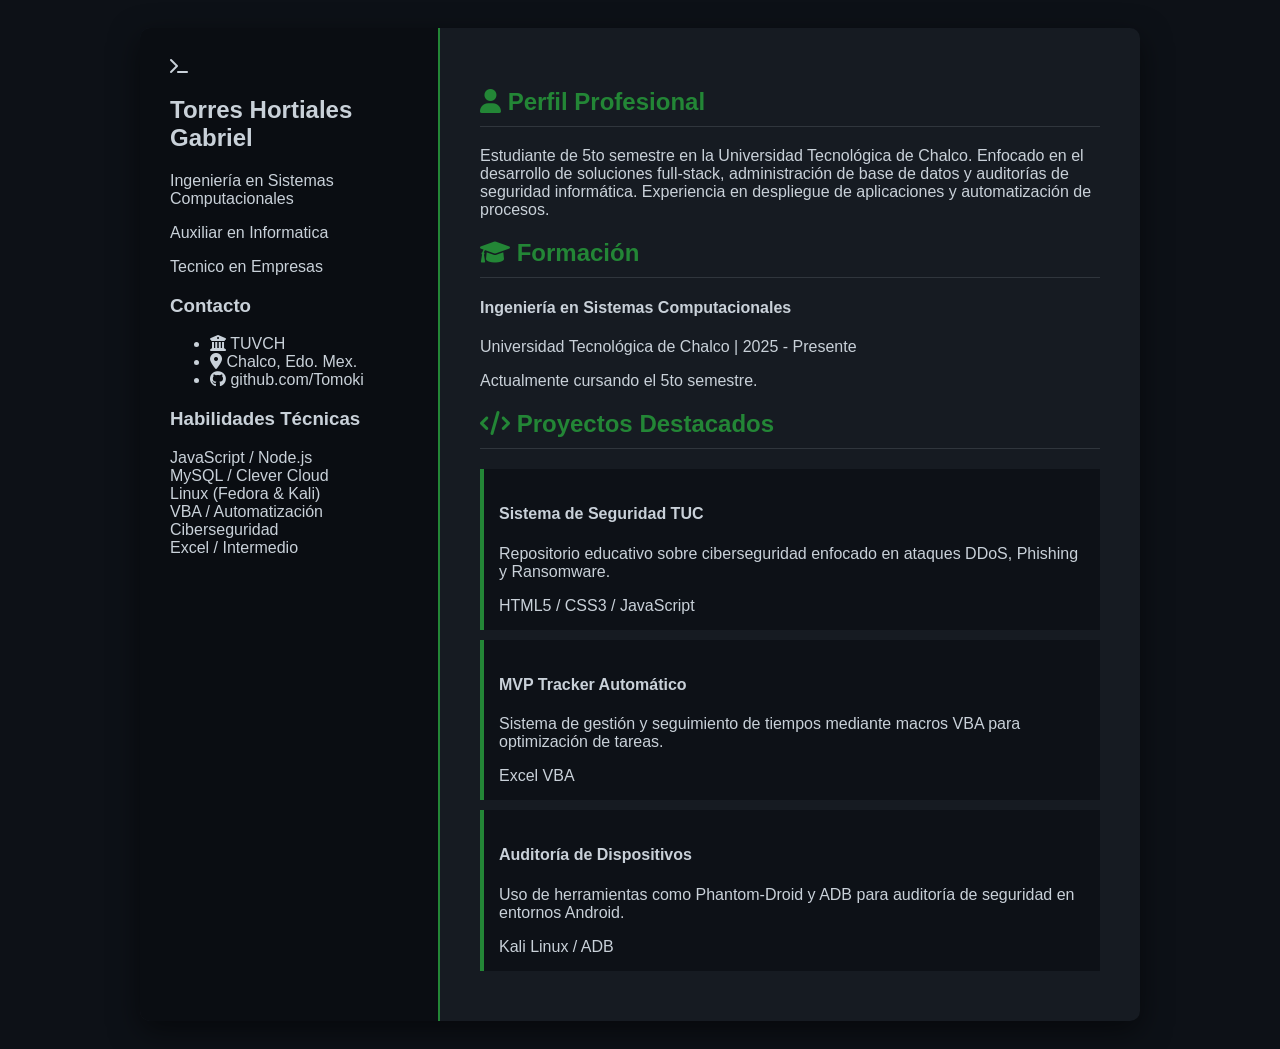
<file: index.html>
<!DOCTYPE html>
<html lang="es">
<head>
    <meta charset="UTF-8">
    <meta name="viewport" content="width=device-width, initial-scale=1.0">
    <title>CV | Gabriel - Ingeniería de Sistemas</title>
    <link rel="stylesheet" href="style.css">
    <link rel="stylesheet" href="https://cdnjs.cloudflare.com/ajax/libs/font-awesome/6.0.0/css/all.min.css">
</head>
<body>
    <div class="cv-container">
        <aside class="sidebar">
            <header class="profile">
                <div class="avatar">
                    <i class="fas fa-terminal"></i>
                </div>
                <h1>Torres Hortiales Gabriel</h1>
                <p class="tag">Ingeniería en Sistemas Computacionales</p>
                <p class="tag">Auxiliar en Informatica</p>
                <p class="tag">Tecnico en Empresas</p>
            </header>

            <section class="contact">
                <h3>Contacto</h3>
                <ul>
                    <li><i class="fas fa-university"></i> TUVCH</li>
                    <li><i class="fas fa-location-dot"></i> Chalco, Edo. Mex.</li>
                    <li><i class="fab fa-github"></i> github.com/Tomoki</li>
                </ul>
            </section>

            <section class="skills">
                <h3>Habilidades Técnicas</h3>
                <div class="skill-tag">JavaScript / Node.js</div>
                <div class="skill-tag">MySQL / Clever Cloud</div>
                <div class="skill-tag">Linux (Fedora & Kali)</div>
                <div class="skill-tag">VBA / Automatización</div>
                <div class="skill-tag">Ciberseguridad</div>
                <div class="skill-tag">Excel / Intermedio</div>
            </section>
        </aside>

        <main class="main-content">
            <section class="about">
                <h2><i class="fas fa-user"></i> Perfil Profesional</h2>
                <p class="text-block">
                    Estudiante de 5to semestre en la Universidad Tecnológica de Chalco. 
                    Enfocado en el desarrollo de soluciones full-stack, administración de base de datos 
                    y auditorías de seguridad informática. Experiencia en despliegue de aplicaciones y automatización de procesos.
                </p>
            </section>

            <section class="education">
                <h2><i class="fas fa-graduation-cap"></i> Formación</h2>
                <div class="entry">
                    <h4>Ingeniería en Sistemas Computacionales</h4>
                    <span class="date">Universidad Tecnológica de Chalco | 2025 - Presente</span>
                    <p>Actualmente cursando el 5to semestre.</p>
                </div>
            </section>

            <section class="projects">
                <h2><i class="fas fa-code"></i> Proyectos Destacados</h2>
                
                <div class="project-card">
                    <h4>Sistema de Seguridad TUC</h4>
                    <p>Repositorio educativo sobre ciberseguridad enfocado en ataques DDoS, Phishing y Ransomware.</p>
                    <span class="tech-used">HTML5 / CSS3 / JavaScript</span>
                </div>

                <div class="project-card">
                    <h4>MVP Tracker Automático</h4>
                    <p>Sistema de gestión y seguimiento de tiempos mediante macros VBA para optimización de tareas.</p>
                    <span class="tech-used">Excel VBA</span>
                </div>

                <div class="project-card">
                    <h4>Auditoría de Dispositivos</h4>
                    <p>Uso de herramientas como Phantom-Droid y ADB para auditoría de seguridad en entornos Android.</p>
                    <span class="tech-used">Kali Linux / ADB</span>
                </div>
            </section>
        </main>
    </div>

    <script src="script.js"></script>
</body>
</html>
</file>
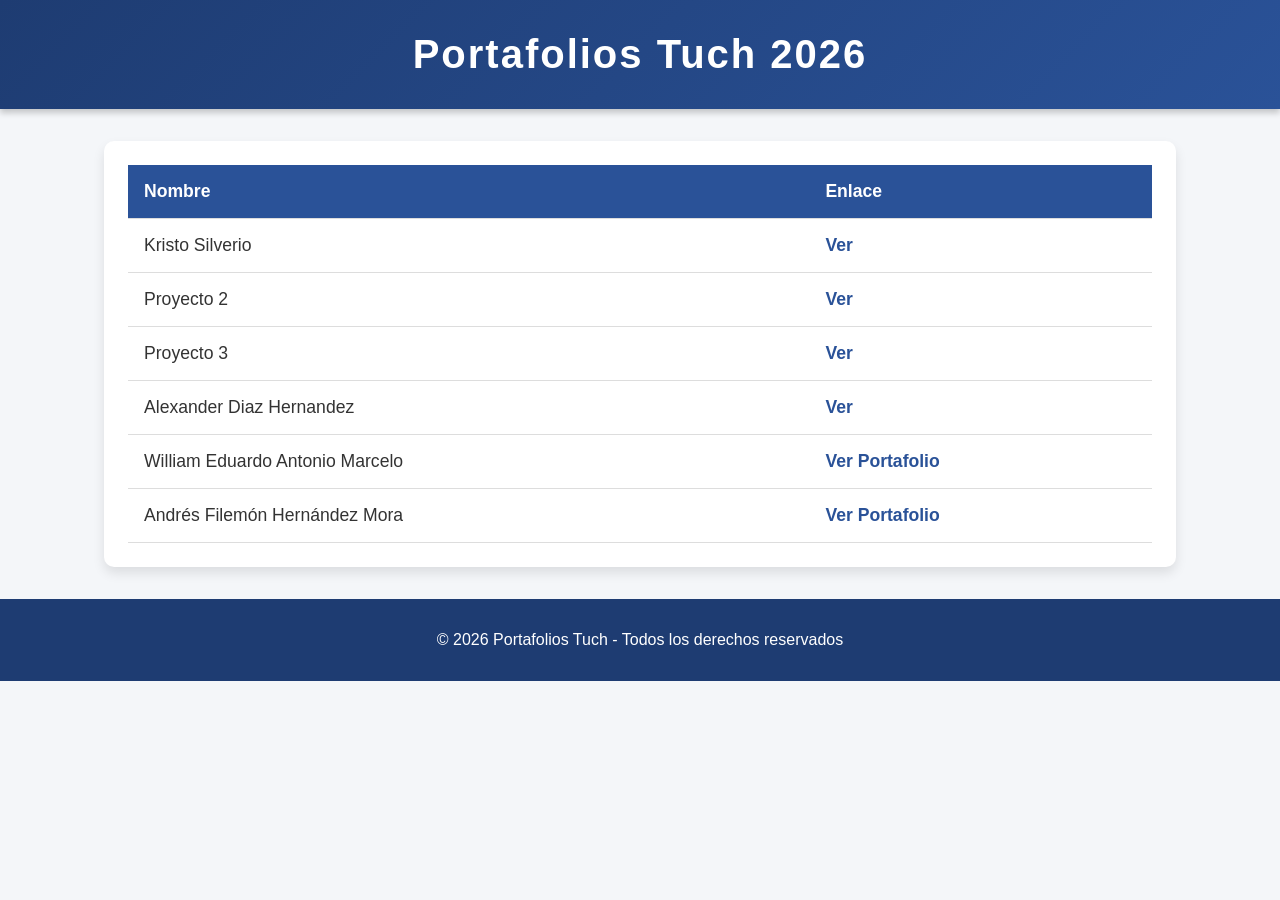
<file: CV JESUS BRIONES/PracticaPortafolioTuch2026_2/index.html>
<!DOCTYPE html>
<html lang="es">
<head>
    <meta charset="UTF-8">
    <meta name="viewport" content="width=device-width, initial-scale=1.0">
    <title>Portafolios Tuch 2026</title>
    <link rel="stylesheet" href="style.css">
</head>
<body>
    <!-- Header -->
    <header>
        <h1>Portafolios Tuch 2026</h1>
    </header>

    <!-- Sección principal -->
    <main>
        <section class="tabla-portafolio">
            <table>
                <thead>
                    <tr>
                        <th>Nombre</th>
                        <th>Enlace</th>
                    </tr>
                </thead>
                <tbody>
                    <tr>
                        <td>Kristo Silverio</td>
                        <td><a href="kristo.html" target="_blank">Ver</a></td>
                    </tr>
                    <tr>
                        <td>Proyecto 2</td>
                        <td><a href="proyecto2.html" target="_blank">Ver</a></td>
                    </tr>
                    <tr>
                        <td>Proyecto 3</td>
                        <td><a href="proyecto3.html" target="_blank">Ver</a></td>
                    </tr>
                    <tr>
                        <td>Alexander Diaz Hernandez</td>
                        <td><a href="Alexander.html" target="_blank">Ver</a></td>
                        <tr></tr>
                        <td>William Eduardo Antonio Marcelo</td>
                        <td><a href="CV_Willy.html" target="_blank">Ver Portafolio</a></td>
                    </tr>
                    <tr>
                        <td>Andrés Filemón Hernández Mora</td>
                        <td><a href="CV_Andres.html" target="_blank">Ver Portafolio</a></td>
                    </tr>
                </tbody>
            </table>
        </section>
    </main>

    <!-- Footer -->
    <footer>
        <p>&copy; 2026 Portafolios Tuch - Todos los derechos reservados</p>
    </footer>
</body>
</html>
</file>
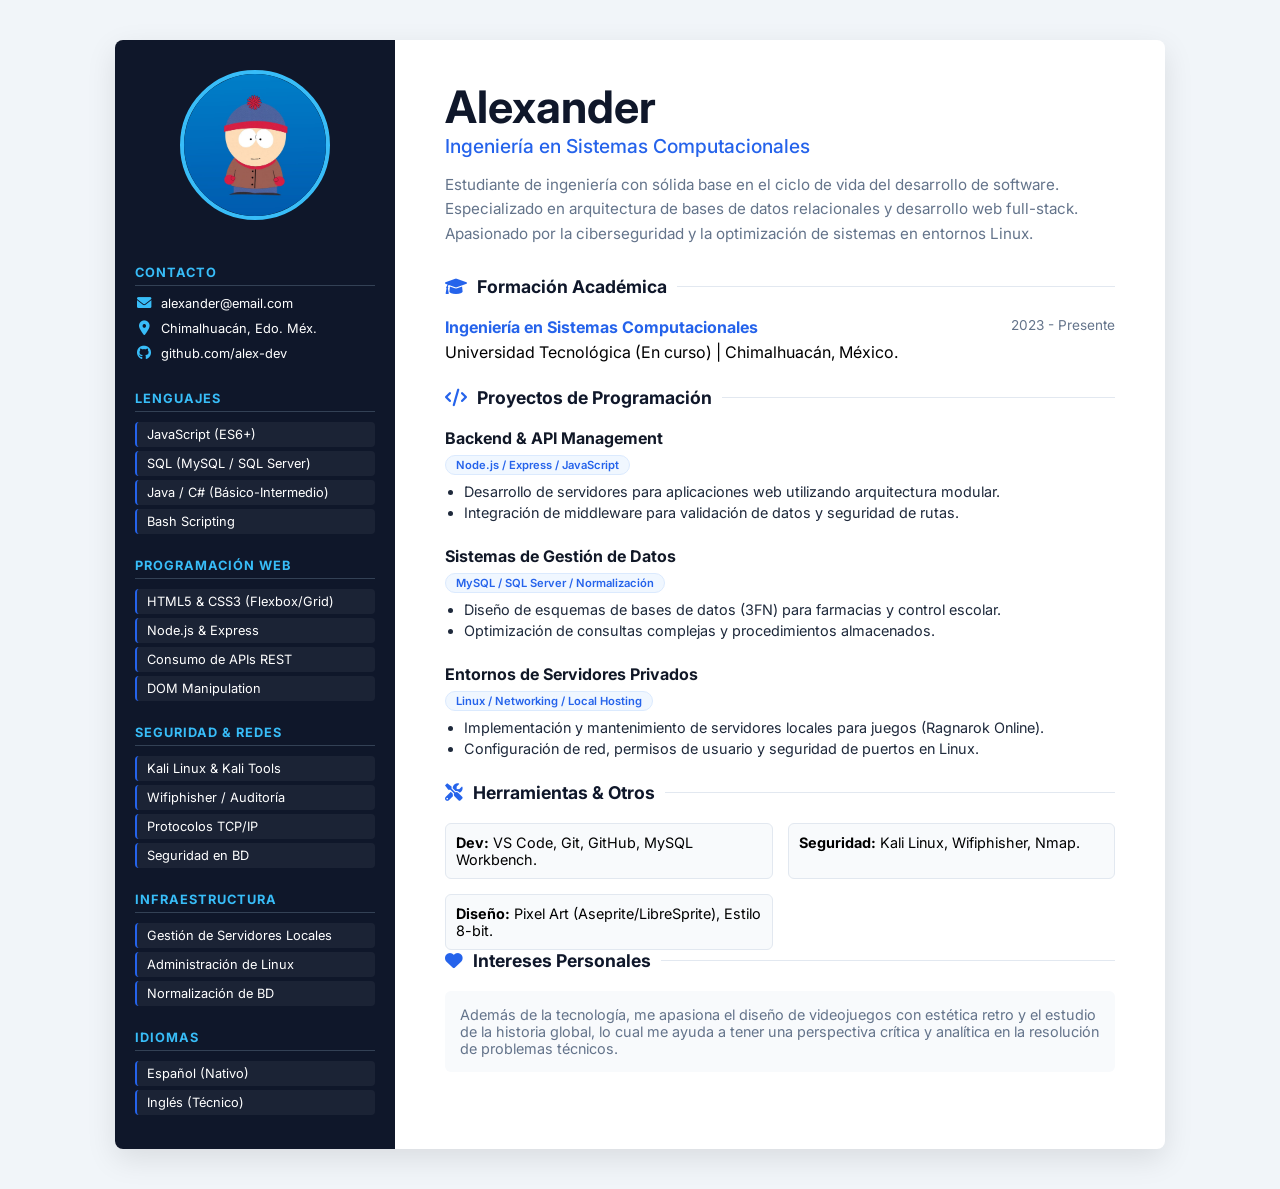
<file: Alexander.html>
<!DOCTYPE html>
<html lang="es">
<head>
    <meta charset="UTF-8">
    <meta name="viewport" content="width=device-width, initial-scale=1.0">
    <title>CV - Alexander | Ingeniería en Sistemas</title>
    <link rel="stylesheet" href="estiloalex.css">
    <link rel="stylesheet" href="https://cdnjs.cloudflare.com/ajax/libs/font-awesome/6.0.0/css/all.min.css">
    <link href="https://fonts.googleapis.com/css2?family=Inter:wght@400;500;700;800&display=swap" rel="stylesheet">
</head>
<body>

    <div class="cv-container">
        <aside class="sidebar">
            <div class="profile-img-container">
                <img src="perfil.jpg" alt="Foto de Alexander" class="profile-pic">
            </div>
            
            <h2>Contacto</h2>
            <div class="contact-info">
                <p><i class="fas fa-envelope fa-fw"></i> alexander@email.com</p>
                <p><i class="fas fa-location-dot fa-fw"></i> Chimalhuacán, Edo. Méx.</p>
                <p><i class="fab fa-github fa-fw"></i> github.com/alex-dev</p>
            </div>

            <h2>Lenguajes</h2>
            <ul class="skills-list">
                <li>JavaScript (ES6+)</li>
                <li>SQL (MySQL / SQL Server)</li>
                <li>Java / C# (Básico-Intermedio)</li>
                <li>Bash Scripting</li>
            </ul>

            <h2>Programación Web</h2>
            <ul class="skills-list">
                <li>HTML5 & CSS3 (Flexbox/Grid)</li>
                <li>Node.js & Express</li>
                <li>Consumo de APIs REST</li>
                <li>DOM Manipulation</li>
            </ul>

            <h2>Seguridad & Redes</h2>
            <ul class="skills-list">
                <li>Kali Linux & Kali Tools</li>
                <li>Wifiphisher / Auditoría</li>
                <li>Protocolos TCP/IP</li>
                <li>Seguridad en BD</li>
            </ul>

            <h2>Infraestructura</h2>
            <ul class="skills-list">
                <li>Gestión de Servidores Locales</li>
                <li>Administración de Linux</li>
                <li>Normalización de BD</li>
            </ul>

            <h2>Idiomas</h2>
            <ul class="skills-list">
                <li>Español (Nativo)</li>
                <li>Inglés (Técnico)</li>
            </ul>
        </aside>

        <main class="main-content">
            <header>
                <h1>Alexander</h1>
                <h3>Ingeniería en Sistemas Computacionales</h3>
                <p class="profile-summary">Estudiante de ingeniería con sólida base en el ciclo de vida del desarrollo de software. Especializado en arquitectura de bases de datos relacionales y desarrollo web full-stack. Apasionado por la ciberseguridad y la optimización de sistemas en entornos Linux.</p>
            </header>

            <section>
                <h2 class="section-title"><i class="fas fa-graduation-cap"></i> Formación Académica</h2>
                <div class="item">
                    <div class="item-header">
                        <span class="bold text-primary">Ingeniería en Sistemas Computacionales</span>
                        <span class="date">2023 - Presente</span>
                    </div>
                    <p>Universidad Tecnológica (En curso) | Chimalhuacán, México.</p>
                </div>
            </section>

            <section>
                <h2 class="section-title"><i class="fas fa-code"></i> Proyectos de Programación</h2>
                
                <div class="item">
                    <div class="item-header">
                        <span class="bold">Backend & API Management</span>
                    </div>
                    <span class="tech-tag">Node.js / Express / JavaScript</span>
                    <ul class="bullet-points">
                        <li>Desarrollo de servidores para aplicaciones web utilizando arquitectura modular.</li>
                        <li>Integración de middleware para validación de datos y seguridad de rutas.</li>
                    </ul>
                </div>

                <div class="item">
                    <div class="item-header">
                        <span class="bold">Sistemas de Gestión de Datos</span>
                    </div>
                    <span class="tech-tag">MySQL / SQL Server / Normalización</span>
                    <ul class="bullet-points">
                        <li>Diseño de esquemas de bases de datos (3FN) para farmacias y control escolar.</li>
                        <li>Optimización de consultas complejas y procedimientos almacenados.</li>
                    </ul>
                </div>

                <div class="item">
                    <div class="item-header">
                        <span class="bold">Entornos de Servidores Privados</span>
                    </div>
                    <span class="tech-tag">Linux / Networking / Local Hosting</span>
                    <ul class="bullet-points">
                        <li>Implementación y mantenimiento de servidores locales para juegos (Ragnarok Online).</li>
                        <li>Configuración de red, permisos de usuario y seguridad de puertos en Linux.</li>
                    </ul>
                </div>
            </section>

            <section>
                <h2 class="section-title"><i class="fas fa-tools"></i> Herramientas & Otros</h2>
                <div class="tools-grid">
                    <div class="tool-item"><strong>Dev:</strong> VS Code, Git, GitHub, MySQL Workbench.</div>
                    <div class="tool-item"><strong>Seguridad:</strong> Kali Linux, Wifiphisher, Nmap.</div>
                    <div class="tool-item"><strong>Diseño:</strong> Pixel Art (Aseprite/LibreSprite), Estilo 8-bit.</div>
                </div>
            </section>

            <section>
                <h2 class="section-title"><i class="fas fa-heart"></i> Intereses Personales</h2>
                <div class="interests-container">
                    <p>Además de la tecnología, me apasiona el diseño de videojuegos con estética retro y el estudio de la historia global, lo cual me ayuda a tener una perspectiva crítica y analítica en la resolución de problemas técnicos.</p>
                </div>
            </section>
        </main>
    </div>

</body>
</html>
</file>
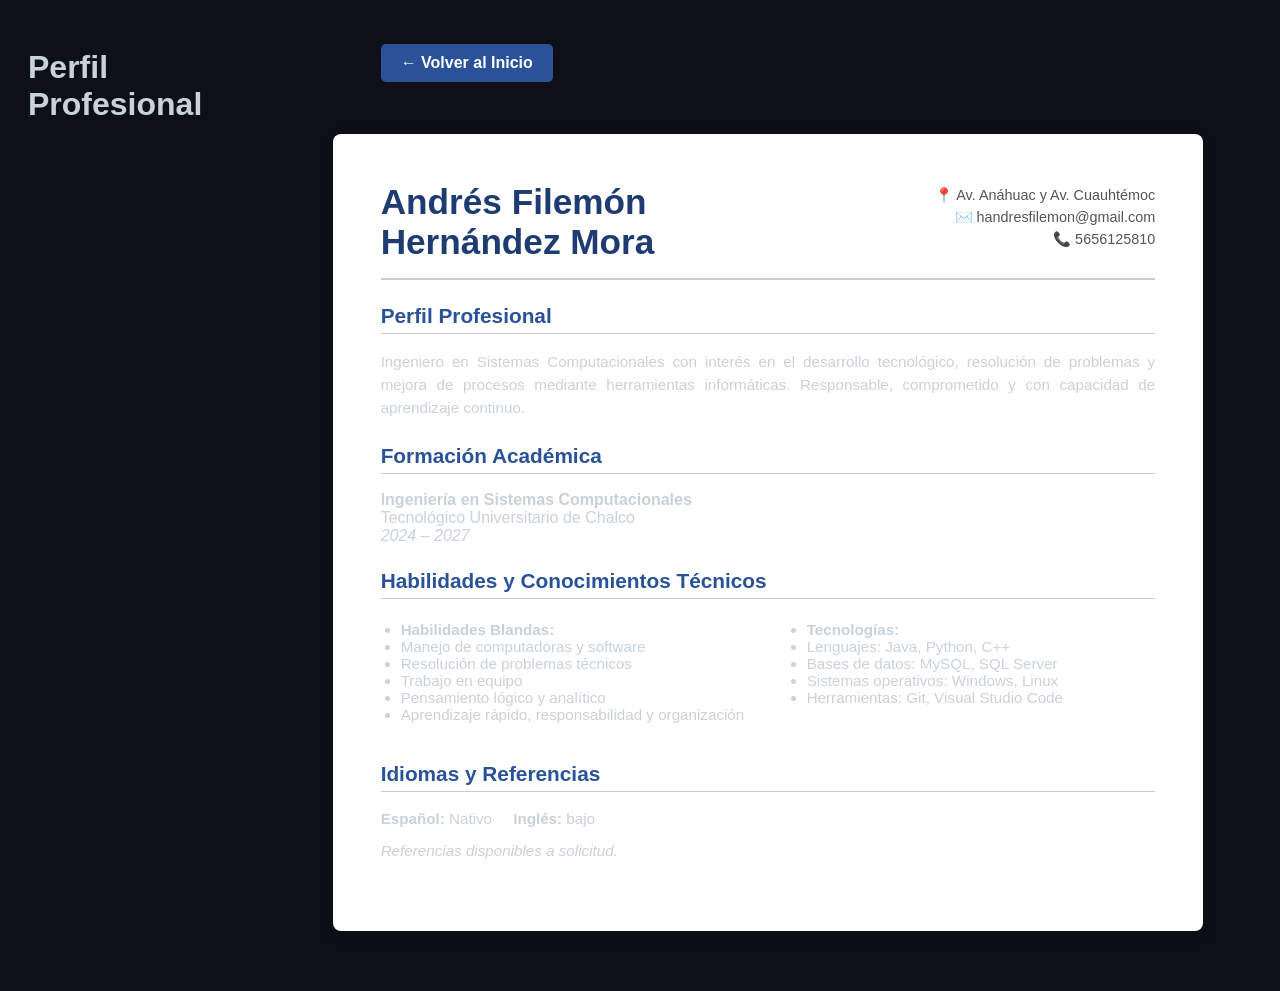
<file: CV_Andres.html>
<!DOCTYPE html>
<html lang="es">
<head>
    <meta charset="UTF-8">
    <meta name="viewport" content="width=device-width, initial-scale=1.0">
    <title>C.V. Andrés Hernández</title>
    <link rel="stylesheet" href="style.css">
    <style>
        .cv-hoja { width: 80%; max-width: 900px; margin: 2rem auto; background: white; padding: 3rem; border-radius: 8px; box-shadow: 0 4px 15px rgba(0,0,0,0.1); }
        .cv-header { display: flex; justify-content: space-between; border-bottom: 2px solid #ccc; padding-bottom: 1rem; margin-bottom: 1.5rem; }
        .cv-header h1 { margin: 0; font-size: 2.2rem; color: #1e3c72; }
        .cv-datos-contacto p { margin: 5px 0; font-size: 0.9rem; color: #555; text-align: right; }
        .cv-seccion { margin-bottom: 1.5rem; }
        .cv-seccion h2 { font-size: 1.3rem; border-bottom: 1px solid #ccc; padding-bottom: 5px; color: #2a5298; }
        .cv-listas { display: flex; justify-content: space-between; flex-wrap: wrap; }
        .cv-listas ul { width: 45%; padding-left: 20px; font-size: 0.95rem; margin-top: 5px; }
        .btn-volver { display: inline-block; background: #2a5298; color: white; padding: 10px 20px; border-radius: 5px; text-decoration: none; font-weight: bold; margin-bottom: 20px; }
        .btn-volver:hover { background: #1e3c72; text-decoration: none; }
    </style>
</head>
<body>
    <header>
        <h1>Perfil Profesional</h1>
    </header>

    <main>
        <div style="width: 80%; max-width: 900px; margin: 1rem auto;">
            <a href="index.html" class="btn-volver">← Volver al Inicio</a>
        </div>

        <section class="cv-hoja">
            <div class="cv-header">
                <div>
                    <h1>Andrés Filemón<br>Hernández Mora</h1>
                </div>
                <div class="cv-datos-contacto">
                    <p>📍 Av. Anáhuac y Av. Cuauhtémoc</p>
                    <p>✉️ handresfilemon@gmail.com</p>
                    <p>📞 5656125810</p>
                </div>
            </div>

            <div class="cv-seccion">
                <h2>Perfil Profesional</h2>
                <p style="text-align: justify; font-size: 0.95rem; line-height: 1.5;">Ingeniero en Sistemas Computacionales con interés en el desarrollo tecnológico, resolución de problemas y mejora de procesos mediante herramientas informáticas. Responsable, comprometido y con capacidad de aprendizaje continuo.</p>
            </div>

            <div class="cv-seccion">
                <h2>Formación Académica</h2>
                <p><strong>Ingeniería en Sistemas Computacionales</strong><br>
                Tecnológico Universitario de Chalco<br>
                <em>2024 – 2027</em></p>
            </div>

            <div class="cv-seccion">
                <h2>Habilidades y Conocimientos Técnicos</h2>
                <div class="cv-listas">
                    <ul>
                        <li><strong>Habilidades Blandas:</strong></li>
                        <li>Manejo de computadoras y software</li>
                        <li>Resolución de problemas técnicos</li>
                        <li>Trabajo en equipo</li>
                        <li>Pensamiento lógico y analítico</li>
                        <li>Aprendizaje rápido, responsabilidad y organización</li>
                    </ul>
                    <ul>
                        <li><strong>Tecnologías:</strong></li>
                        <li>Lenguajes: Java, Python, C++</li>
                        <li>Bases de datos: MySQL, SQL Server</li>
                        <li>Sistemas operativos: Windows, Linux</li>
                        <li>Herramientas: Git, Visual Studio Code</li>
                    </ul>
                </div>
            </div>

            

            <div class="cv-seccion">
                <h2>Idiomas y Referencias</h2>
                <p style="font-size: 0.95rem;"><strong>Español:</strong> Nativo &nbsp;&nbsp;&nbsp; <strong>Inglés:</strong> bajo</p>
                <p style="font-size: 0.95rem; margin-top: 10px;"><em>Referencias disponibles a solicitud.</em></p>
            </div>
        </section>
    </main>
</body>
</html>
</file>
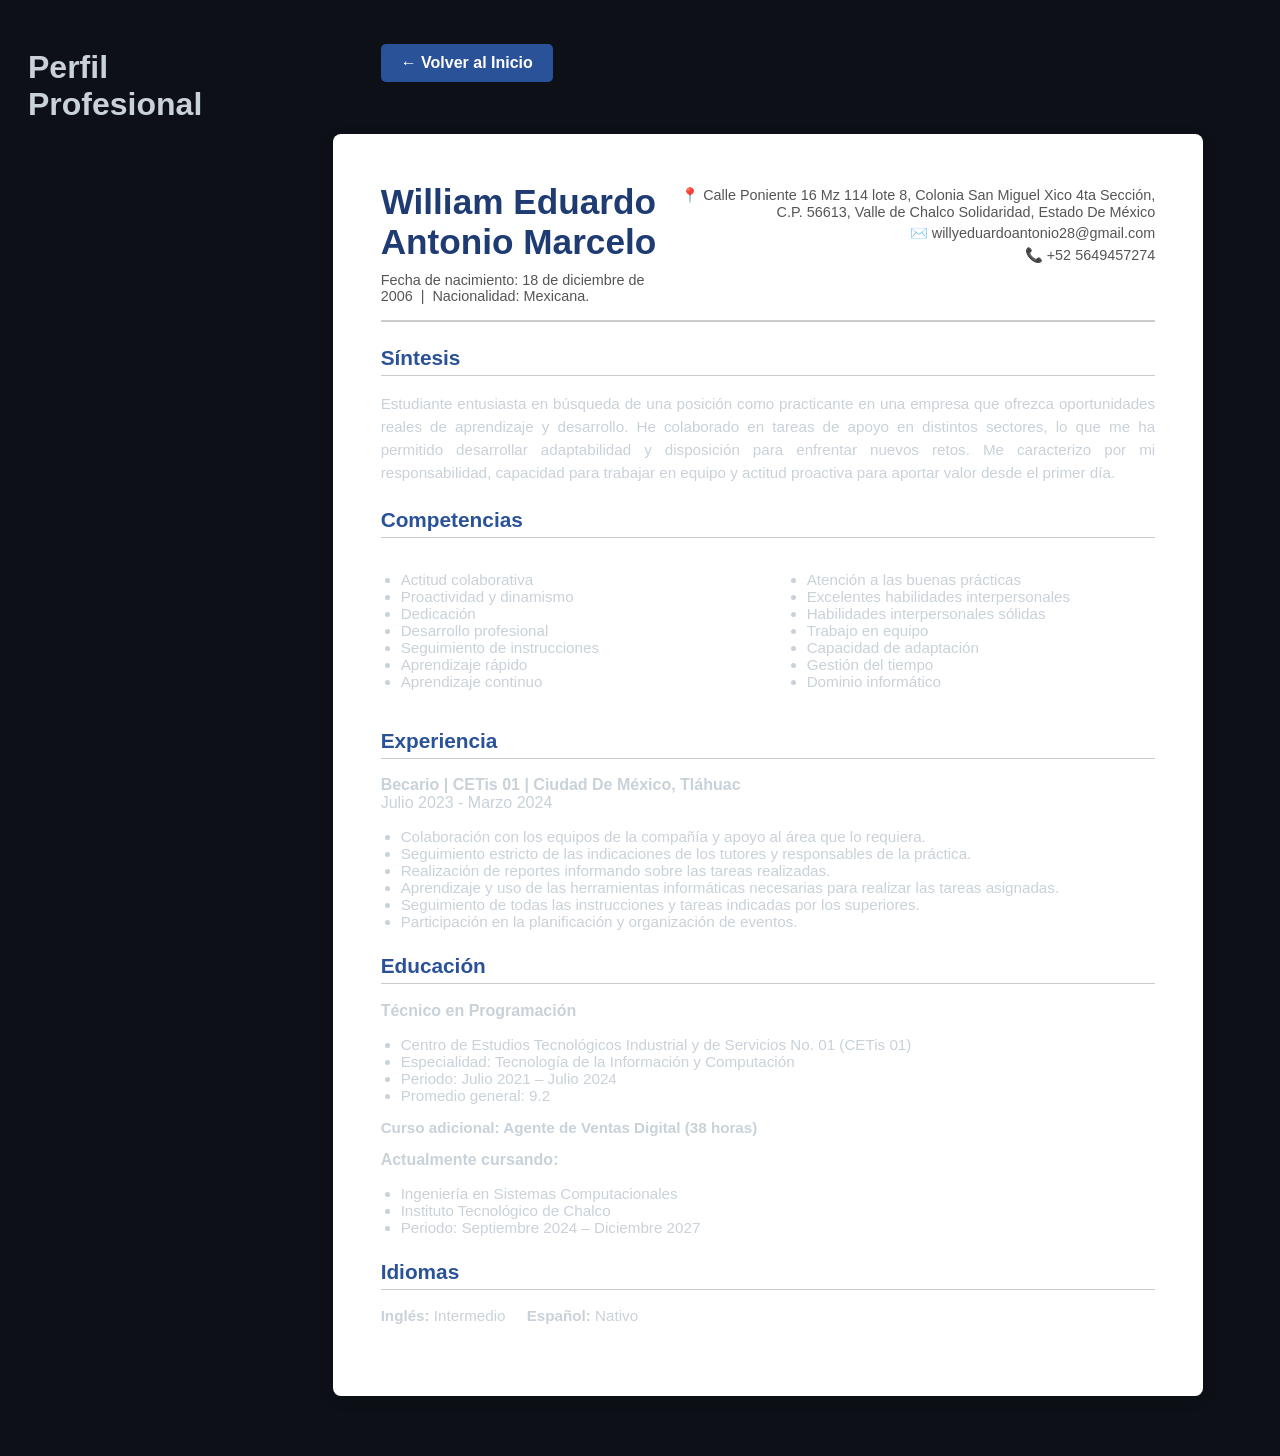
<file: CV_willy.html>
<!DOCTYPE html>
<html lang="es">
<head>
    <meta charset="UTF-8">
    <meta name="viewport" content="width=device-width, initial-scale=1.0">
    <title>C.V. William Eduardo</title>
    <link rel="stylesheet" href="style.css">
    <style>
        .cv-hoja {
            width: 80%;
            max-width: 900px;
            margin: 2rem auto;
            background: white;
            padding: 3rem;
            border-radius: 8px;
            box-shadow: 0 4px 15px rgba(0,0,0,0.1);
        }
        .cv-header {
            display: flex;
            justify-content: space-between;
            border-bottom: 2px solid #ccc;
            padding-bottom: 1rem;
            margin-bottom: 1.5rem;
        }
        .cv-header h1 { margin: 0; font-size: 2.2rem; color: #1e3c72; }
        .cv-datos-contacto p { margin: 5px 0; font-size: 0.9rem; color: #555; text-align: right; }
        .cv-datos-personales { font-size: 0.9rem; margin-top: 10px; color: #555; }
        .cv-seccion { margin-bottom: 1.5rem; }
        .cv-seccion h2 { font-size: 1.3rem; border-bottom: 1px solid #ccc; padding-bottom: 5px; color: #2a5298; }
        .cv-competencias { display: flex; justify-content: space-between; }
        .cv-competencias ul { width: 45%; padding-left: 20px; font-size: 0.95rem; }
        .btn-volver { display: inline-block; background: #2a5298; color: white; padding: 10px 20px; border-radius: 5px; text-decoration: none; font-weight: bold; margin-bottom: 20px; }
        .btn-volver:hover { background: #1e3c72; text-decoration: none; }
    </style>
</head>
<body>
    <header>
        <h1>Perfil Profesional</h1>
    </header>

    <main>
        <div style="width: 80%; max-width: 900px; margin: 1rem auto;">
            <a href="index.html" class="btn-volver">← Volver al Inicio</a>
        </div>

        <section class="cv-hoja">
            <div class="cv-header">
                <div>
                    <h1>William Eduardo<br>Antonio Marcelo</h1>
                    <div class="cv-datos-personales">
                        <span>Fecha de nacimiento: 18 de diciembre de 2006</span> &nbsp;|&nbsp; <span>Nacionalidad: Mexicana.</span>
                    </div>
                </div>
                <div class="cv-datos-contacto">
                    <p>📍 Calle Poniente 16 Mz 114 lote 8, Colonia San Miguel Xico 4ta Sección, C.P. 56613, Valle de Chalco Solidaridad, Estado De México</p>
                    <p>✉️ willyeduardoantonio28@gmail.com</p>
                    <p>📞 +52 5649457274</p>
                </div>
            </div>

            <div class="cv-seccion">
                <h2>Síntesis</h2>
                <p style="text-align: justify; font-size: 0.95rem; line-height: 1.5;">Estudiante entusiasta en búsqueda de una posición como practicante en una empresa que ofrezca oportunidades reales de aprendizaje y desarrollo. He colaborado en tareas de apoyo en distintos sectores, lo que me ha permitido desarrollar adaptabilidad y disposición para enfrentar nuevos retos. Me caracterizo por mi responsabilidad, capacidad para trabajar en equipo y actitud proactiva para aportar valor desde el primer día.</p>
            </div>

            <div class="cv-seccion">
                <h2>Competencias</h2>
                <div class="cv-competencias">
                    <ul>
                        <li>Actitud colaborativa</li>
                        <li>Proactividad y dinamismo</li>
                        <li>Dedicación</li>
                        <li>Desarrollo profesional</li>
                        <li>Seguimiento de instrucciones</li>
                        <li>Aprendizaje rápido</li>
                        <li>Aprendizaje continuo</li>
                    </ul>
                    <ul>
                        <li>Atención a las buenas prácticas</li>
                        <li>Excelentes habilidades interpersonales</li>
                        <li>Habilidades interpersonales sólidas</li>
                        <li>Trabajo en equipo</li>
                        <li>Capacidad de adaptación</li>
                        <li>Gestión del tiempo</li>
                        <li>Dominio informático</li>
                    </ul>
                </div>
            </div>

            <div class="cv-seccion">
                <h2>Experiencia</h2>
                <p><strong>Becario | CETis 01 | Ciudad De México, Tláhuac</strong><br>Julio 2023 - Marzo 2024</p>
                <ul style="font-size: 0.95rem; padding-left: 20px;">
                    <li>Colaboración con los equipos de la compañía y apoyo al área que lo requiera.</li>
                    <li>Seguimiento estricto de las indicaciones de los tutores y responsables de la práctica.</li>
                    <li>Realización de reportes informando sobre las tareas realizadas.</li>
                    <li>Aprendizaje y uso de las herramientas informáticas necesarias para realizar las tareas asignadas.</li>
                    <li>Seguimiento de todas las instrucciones y tareas indicadas por los superiores.</li>
                    <li>Participación en la planificación y organización de eventos.</li>
                </ul>
            </div>

            <div class="cv-seccion">
                <h2>Educación</h2>
                <p><strong>Técnico en Programación</strong></p>
                <ul style="font-size: 0.95rem; padding-left: 20px;">
                    <li>Centro de Estudios Tecnológicos Industrial y de Servicios No. 01 (CETis 01)</li>
                    <li>Especialidad: Tecnología de la Información y Computación</li>
                    <li>Periodo: Julio 2021 – Julio 2024</li>
                    <li>Promedio general: 9.2</li>
                </ul>
                <p style="font-size: 0.95rem;"><strong>Curso adicional: Agente de Ventas Digital (38 horas)</strong></p>
                <p style="margin-top: 15px;"><strong>Actualmente cursando:</strong></p>
                <ul style="font-size: 0.95rem; padding-left: 20px;">
                    <li>Ingeniería en Sistemas Computacionales</li>
                    <li>Instituto Tecnológico de Chalco</li>
                    <li>Periodo: Septiembre 2024 – Diciembre 2027</li>
                </ul>
            </div>

            <div class="cv-seccion">
                <h2>Idiomas</h2>
                <p style="font-size: 0.95rem;"><strong>Inglés:</strong> Intermedio &nbsp;&nbsp;&nbsp; <strong>Español:</strong> Nativo</p>
            </div>
        </section>
    </main>
</body>
</html>
</file>
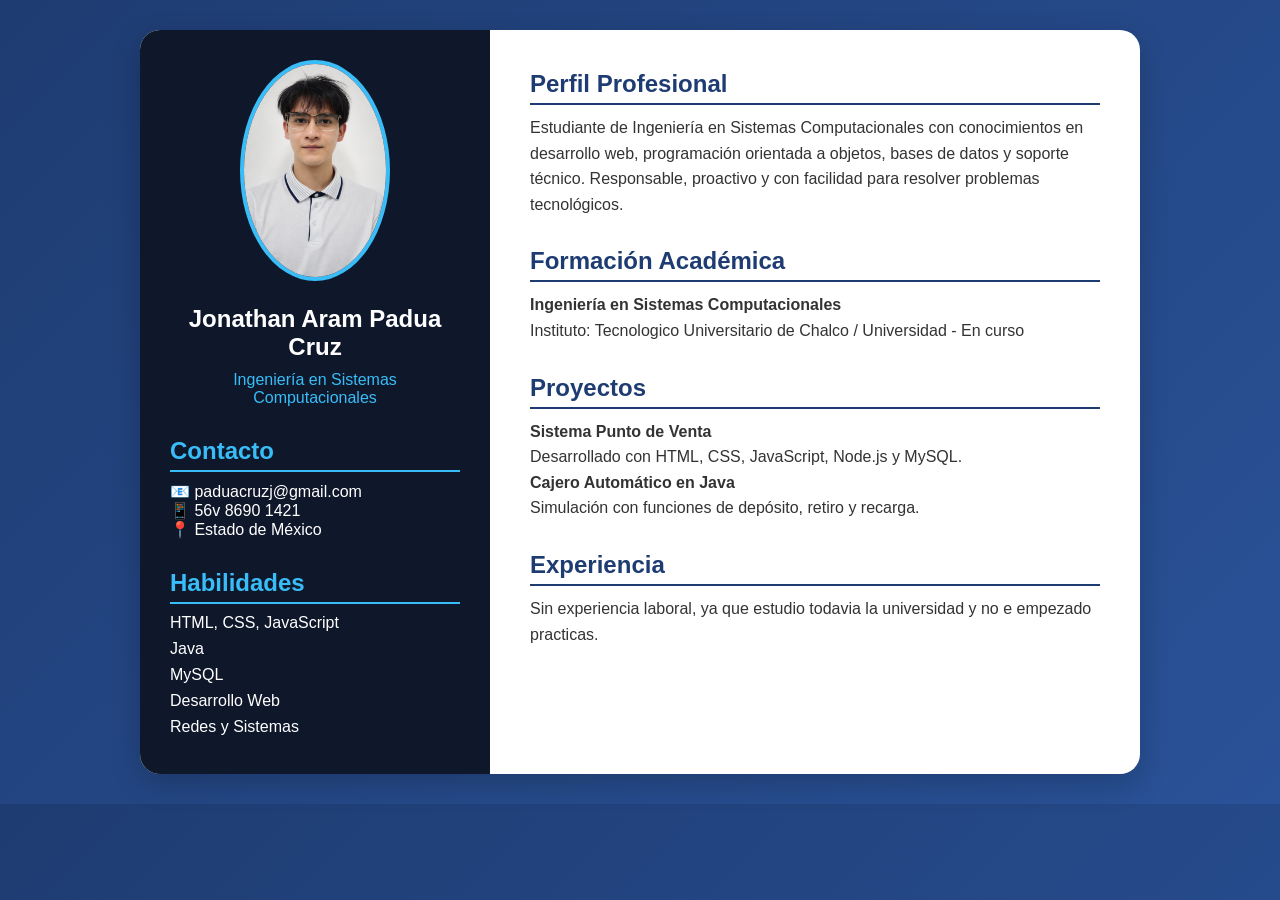
<file: Jonathan.html>
<!DOCTYPE html>
<html lang="es">
<head>
    <meta charset="UTF-8">
    <meta name="viewport" content="width=device-width, initial-scale=1.0">
    <title>Currículum - Ingeniería en Sistemas</title>
    <link rel="stylesheet" href="./jonathan.css">
</head>
<body>

    <div class="cv-container">
        <div class="sidebar">
            <img src="./de8a8dd2-6fe0-475b-965a-538949dd4474.png" alt="Foto de perfil" class="profile-img">

            <h1>Jonathan Aram Padua Cruz</h1>
            <p class="career">Ingeniería en Sistemas Computacionales</p>

            <section>
                <h2>Contacto</h2>
                <p>📧 paduacruzj@gmail.com</p>
                <p>📱 56v 8690 1421</p>
                <p>📍 Estado de México</p>
            </section>

            <section>
                <h2>Habilidades</h2>
                <ul>
                    <li>HTML, CSS, JavaScript</li>
                    <li>Java</li>
                    <li>MySQL</li>
                    <li>Desarrollo Web</li>
                    <li>Redes y Sistemas</li>
                </ul>
            </section>
        </div>

        <div class="content">
            <section>
                <h2>Perfil Profesional</h2>
                <p>
                    Estudiante de Ingeniería en Sistemas Computacionales con conocimientos en 
                    desarrollo web, programación orientada a objetos, bases de datos y soporte técnico. 
                    Responsable, proactivo y con facilidad para resolver problemas tecnológicos.
                </p>
            </section>

            <section>
                <h2>Formación Académica</h2>
                <p><strong>Ingeniería en Sistemas Computacionales</strong></p>
                <p>Instituto: Tecnologico Universitario de Chalco / Universidad - En curso</p>
            </section>

            <section>
                <h2>Proyectos</h2>
                <p><strong>Sistema Punto de Venta</strong></p>
                <p>Desarrollado con HTML, CSS, JavaScript, Node.js y MySQL.</p>

                <p><strong>Cajero Automático en Java</strong></p>
                <p>Simulación con funciones de depósito, retiro y recarga.</p>
            </section>

            <section>
                <h2>Experiencia</h2>
                <p>Sin experiencia laboral, ya que estudio todavia la universidad y no e empezado
                    practicas.
                    

                </p>
            </section>
        </div>
    </div>

</body>
</html>
</file>
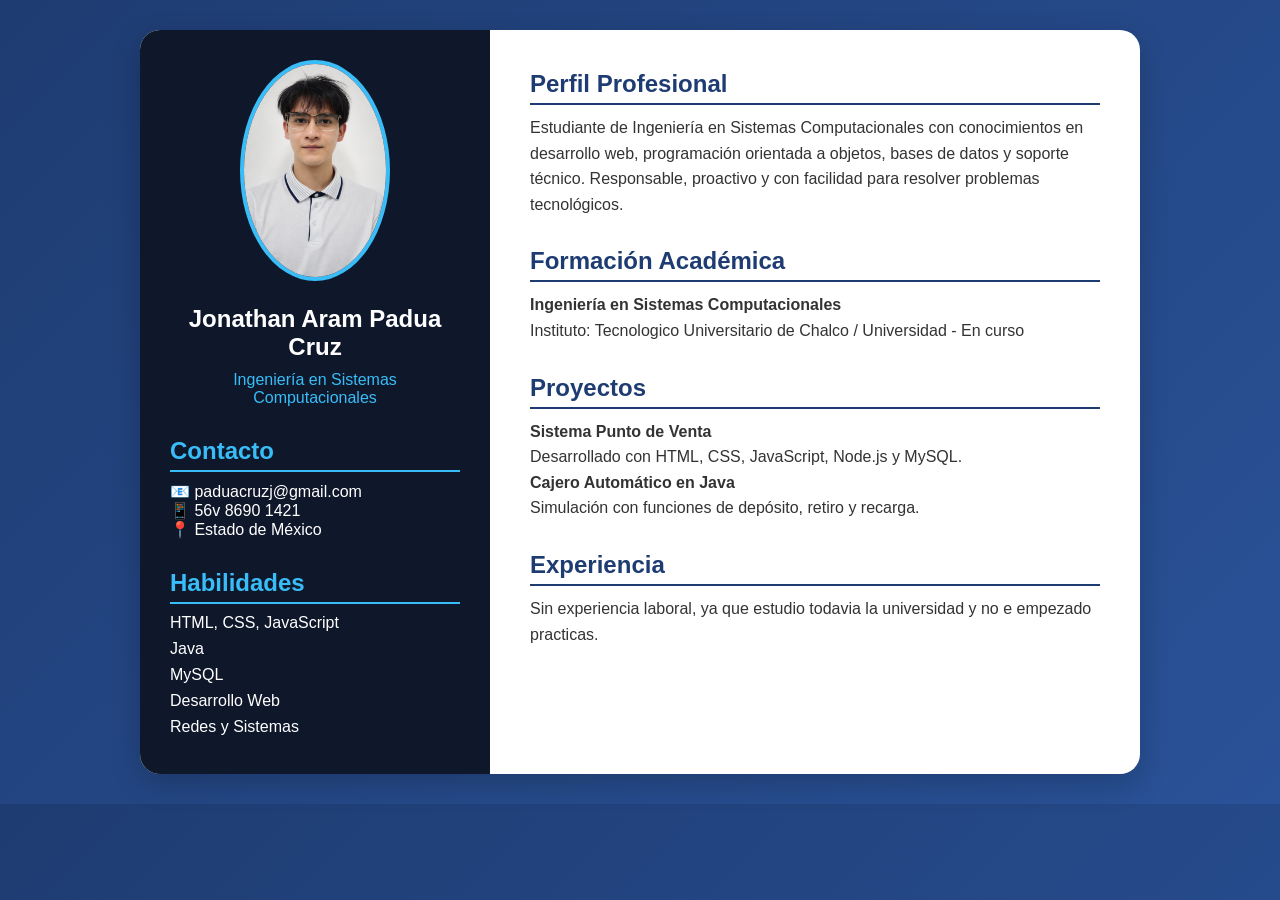
<file: jonathan.html>
<!DOCTYPE html>
<html lang="es">
<head>
    <meta charset="UTF-8">
    <meta name="viewport" content="width=device-width, initial-scale=1.0">
    <title>Currículum - Ingeniería en Sistemas</title>
    <link rel="stylesheet" href="./jonathan.css">
</head>
<body>

    <div class="cv-container">
        <div class="sidebar">
            <img src="./de8a8dd2-6fe0-475b-965a-538949dd4474.png" alt="Foto de perfil" class="profile-img">

            <h1>Jonathan Aram Padua Cruz</h1>
            <p class="career">Ingeniería en Sistemas Computacionales</p>

            <section>
                <h2>Contacto</h2>
                <p>📧 paduacruzj@gmail.com</p>
                <p>📱 56v 8690 1421</p>
                <p>📍 Estado de México</p>
            </section>

            <section>
                <h2>Habilidades</h2>
                <ul>
                    <li>HTML, CSS, JavaScript</li>
                    <li>Java</li>
                    <li>MySQL</li>
                    <li>Desarrollo Web</li>
                    <li>Redes y Sistemas</li>
                </ul>
            </section>
        </div>

        <div class="content">
            <section>
                <h2>Perfil Profesional</h2>
                <p>
                    Estudiante de Ingeniería en Sistemas Computacionales con conocimientos en 
                    desarrollo web, programación orientada a objetos, bases de datos y soporte técnico. 
                    Responsable, proactivo y con facilidad para resolver problemas tecnológicos.
                </p>
            </section>

            <section>
                <h2>Formación Académica</h2>
                <p><strong>Ingeniería en Sistemas Computacionales</strong></p>
                <p>Instituto: Tecnologico Universitario de Chalco / Universidad - En curso</p>
            </section>

            <section>
                <h2>Proyectos</h2>
                <p><strong>Sistema Punto de Venta</strong></p>
                <p>Desarrollado con HTML, CSS, JavaScript, Node.js y MySQL.</p>

                <p><strong>Cajero Automático en Java</strong></p>
                <p>Simulación con funciones de depósito, retiro y recarga.</p>
            </section>

            <section>
                <h2>Experiencia</h2>
                <p>Sin experiencia laboral, ya que estudio todavia la universidad y no e empezado
                    practicas.
                    

                </p>
            </section>
        </div>
    </div>

</body>
</html>
</file>
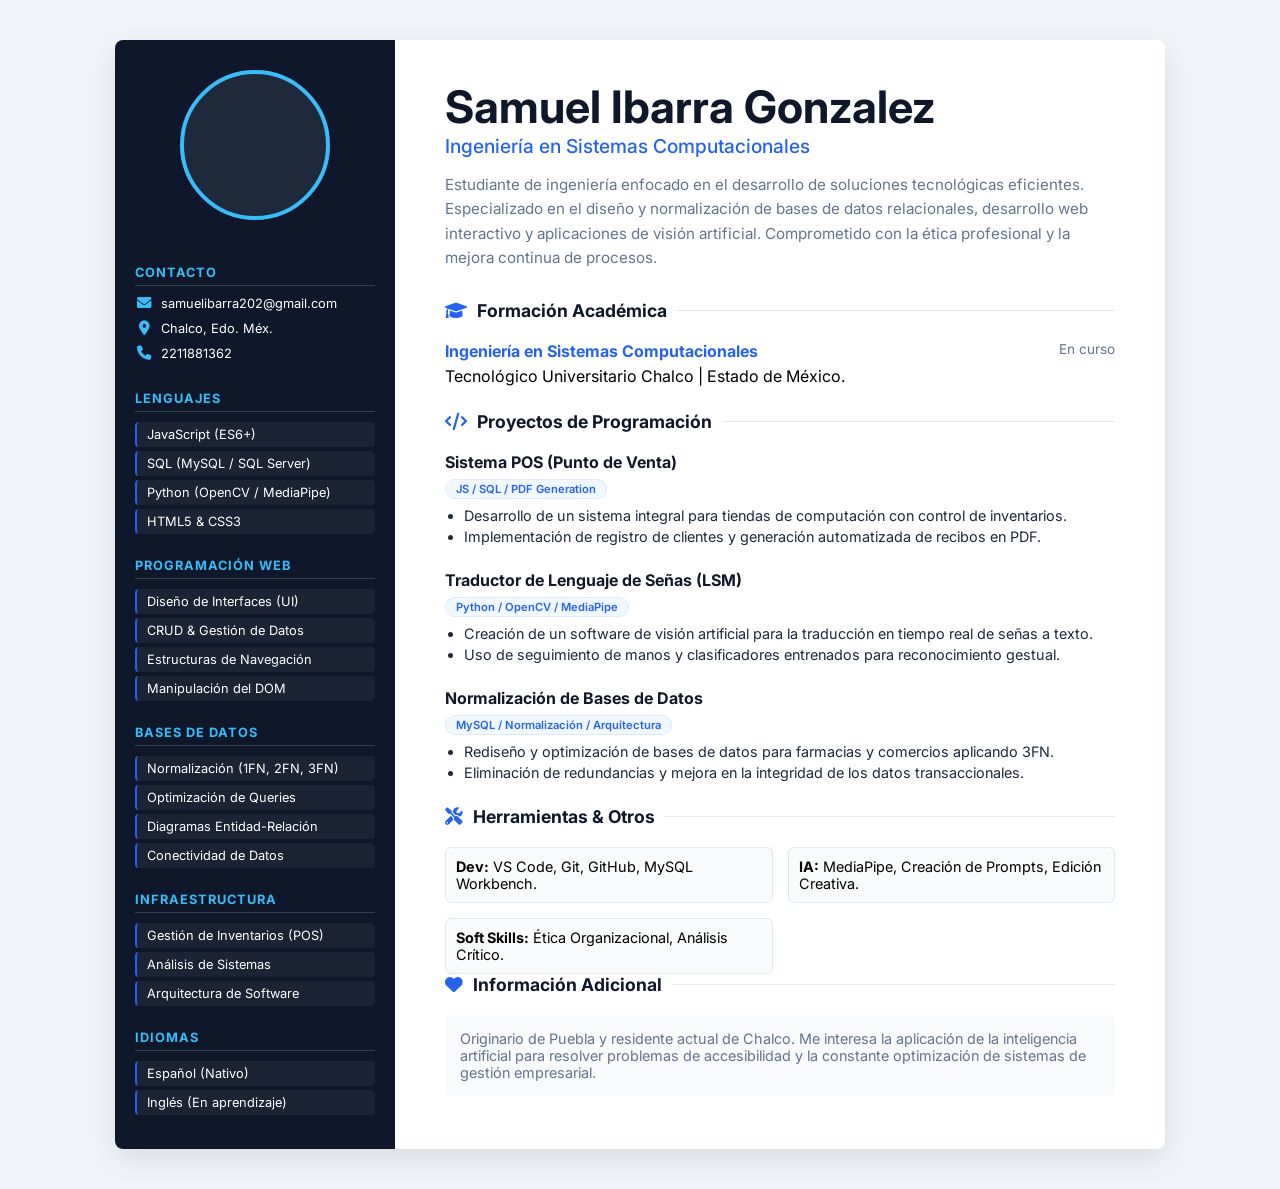
<file: Samuel.html>
<!DOCTYPE html>
<html lang="es">
<head>
    <meta charset="UTF-8">
    <meta name="viewport" content="width=device-width, initial-scale=1.0">
    <title>CV - Samuel Ibarra | Ingeniería en Sistemas</title>
    <link rel="stylesheet" href="estiloalex.css">
    <link rel="stylesheet" href="https://cdnjs.cloudflare.com/ajax/libs/font-awesome/6.0.0/css/all.min.css">
    <link href="https://fonts.googleapis.com/css2?family=Inter:wght@400;500;700;800&display=swap" rel="stylesheet">
</head>
<body>

    <div class="cv-container">
        <aside class="sidebar">
            <div class="profile-img-container">
               
            </div>
            
            <h2>Contacto</h2>
            <div class="contact-info">
                <p><i class="fas fa-envelope fa-fw"></i> samuelibarra202@gmail.com</p>
                <p><i class="fas fa-location-dot fa-fw"></i> Chalco, Edo. Méx.</p>
                <p><i class="fas fa-phone fa-fw"></i> 2211881362</p>
            </div>

            <h2>Lenguajes</h2>
            <ul class="skills-list">
                <li>JavaScript (ES6+)</li>
                <li>SQL (MySQL / SQL Server)</li>
                <li>Python (OpenCV / MediaPipe)</li>
                <li>HTML5 & CSS3</li>
            </ul>

            <h2>Programación Web</h2>
            <ul class="skills-list">
                <li>Diseño de Interfaces (UI)</li>
                <li>CRUD & Gestión de Datos</li>
                <li>Estructuras de Navegación</li>
                <li>Manipulación del DOM</li>
            </ul>

            <h2>Bases de Datos</h2>
            <ul class="skills-list">
                <li>Normalización (1FN, 2FN, 3FN)</li>
                <li>Optimización de Queries</li>
                <li>Diagramas Entidad-Relación</li>
                <li>Conectividad de Datos</li>
            </ul>

            <h2>Infraestructura</h2>
            <ul class="skills-list">
                <li>Gestión de Inventarios (POS)</li>
                <li>Análisis de Sistemas</li>
                <li>Arquitectura de Software</li>
            </ul>

            <h2>Idiomas</h2>
            <ul class="skills-list">
                <li>Español (Nativo)</li>
                <li>Inglés (En aprendizaje)</li>
            </ul>
        </aside>

        <main class="main-content">
            <header>
                <h1>Samuel Ibarra Gonzalez</h1>
                <h3>Ingeniería en Sistemas Computacionales</h3>
                <p class="profile-summary">Estudiante de ingeniería enfocado en el desarrollo de soluciones tecnológicas eficientes. Especializado en el diseño y normalización de bases de datos relacionales, desarrollo web interactivo y aplicaciones de visión artificial. Comprometido con la ética profesional y la mejora continua de procesos.</p>
            </header>

            <section>
                <h2 class="section-title"><i class="fas fa-graduation-cap"></i> Formación Académica</h2>
                <div class="item">
                    <div class="item-header">
                        <span class="bold text-primary">Ingeniería en Sistemas Computacionales</span>
                        <span class="date">En curso</span>
                    </div>
                    <p>Tecnológico Universitario Chalco | Estado de México.</p>
                </div>
            </section>

            <section>
                <h2 class="section-title"><i class="fas fa-code"></i> Proyectos de Programación</h2>
                
                <div class="item">
                    <div class="item-header">
                        <span class="bold">Sistema POS (Punto de Venta)</span>
                    </div>
                    <span class="tech-tag">JS / SQL / PDF Generation</span>
                    <ul class="bullet-points">
                        <li>Desarrollo de un sistema integral para tiendas de computación con control de inventarios.</li>
                        <li>Implementación de registro de clientes y generación automatizada de recibos en PDF.</li>
                    </ul>
                </div>

                <div class="item">
                    <div class="item-header">
                        <span class="bold">Traductor de Lenguaje de Señas (LSM)</span>
                    </div>
                    <span class="tech-tag">Python / OpenCV / MediaPipe</span>
                    <ul class="bullet-points">
                        <li>Creación de un software de visión artificial para la traducción en tiempo real de señas a texto.</li>
                        <li>Uso de seguimiento de manos y clasificadores entrenados para reconocimiento gestual.</li>
                    </ul>
                </div>

                <div class="item">
                    <div class="item-header">
                        <span class="bold">Normalización de Bases de Datos</span>
                    </div>
                    <span class="tech-tag">MySQL / Normalización / Arquitectura</span>
                    <ul class="bullet-points">
                        <li>Rediseño y optimización de bases de datos para farmacias y comercios aplicando 3FN.</li>
                        <li>Eliminación de redundancias y mejora en la integridad de los datos transaccionales.</li>
                    </ul>
                </div>
            </section>

            <section>
                <h2 class="section-title"><i class="fas fa-tools"></i> Herramientas & Otros</h2>
                <div class="tools-grid">
                    <div class="tool-item"><strong>Dev:</strong> VS Code, Git, GitHub, MySQL Workbench.</div>
                    <div class="tool-item"><strong>IA:</strong> MediaPipe, Creación de Prompts, Edición Creativa.</div>
                    <div class="tool-item"><strong>Soft Skills:</strong> Ética Organizacional, Análisis Crítico.</div>
                </div>
            </section>

            <section>
                <h2 class="section-title"><i class="fas fa-heart"></i> Información Adicional</h2>
                <div class="interests-container">
                    <p>Originario de Puebla y residente actual de Chalco. Me interesa la aplicación de la inteligencia artificial para resolver problemas de accesibilidad y la constante optimización de sistemas de gestión empresarial.</p>
                </div>
            </section>
        </main>
    </div>

</body>
</html>
</file>
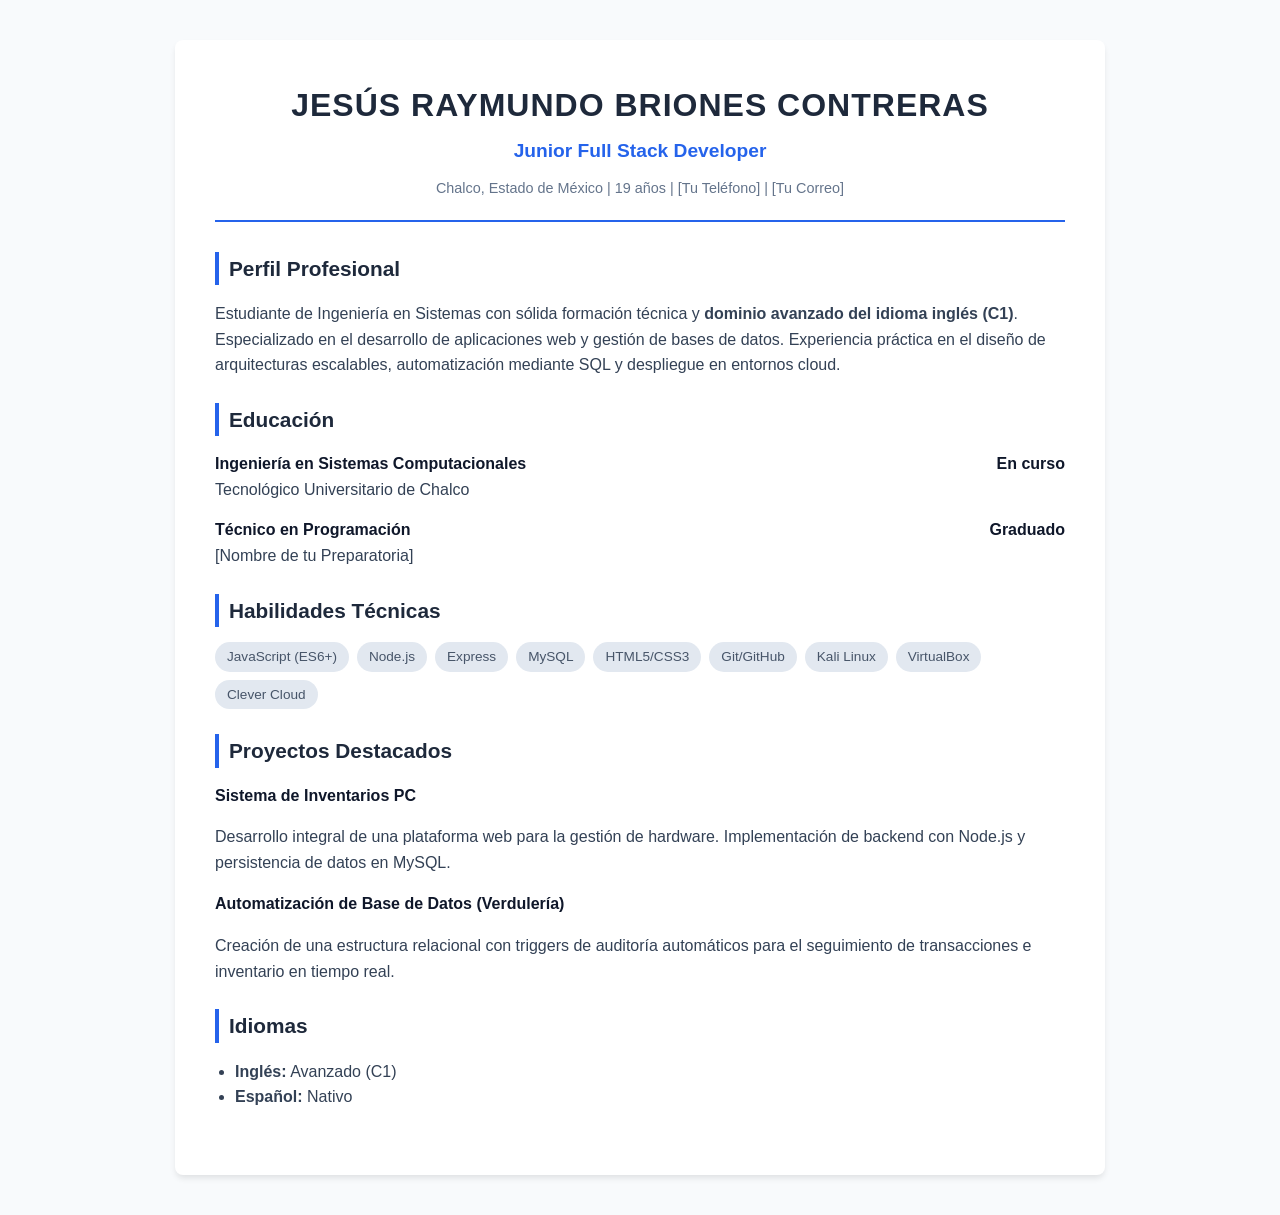
<file: CV JESUS BRIONES/raymundo.html>
<!DOCTYPE html>
<html lang="es">
<head>
    <meta charset="UTF-8">
    <meta name="viewport" content="width=device-width, initial-scale=1.0">
    <title>CV - Jesús Raymundo Briones Contreras</title>
    <style>
        :root {
            --primary-color: #2563eb;
            --secondary-color: #1e293b;
            --text-color: #334155;
            --bg-color: #f8fafc;
        }

        body {
            font-family: 'Segoe UI', Tahoma, Geneva, Verdana, sans-serif;
            background-color: var(--bg-color);
            color: var(--text-color);
            line-height: 1.6;
            margin: 0;
            padding: 40px 20px;
        }

        .container {
            max-width: 850px;
            background: white;
            margin: auto;
            padding: 40px;
            border-radius: 8px;
            box-shadow: 0 4px 6px -1px rgb(0 0 0 / 0.1);
        }

        header {
            text-align: center;
            border-bottom: 2px solid var(--primary-color);
            padding-bottom: 20px;
            margin-bottom: 30px;
        }

        h1 {
            margin: 0;
            color: var(--secondary-color);
            text-transform: uppercase;
            letter-spacing: 1px;
        }

        .subtitle {
            font-size: 1.2rem;
            color: var(--primary-color);
            font-weight: 600;
            margin-top: 5px;
        }

        .contact-info {
            margin-top: 10px;
            font-size: 0.9rem;
            color: #64748b;
        }

        section {
            margin-bottom: 25px;
        }

        h2 {
            font-size: 1.3rem;
            color: var(--secondary-color);
            border-left: 4px solid var(--primary-color);
            padding-left: 10px;
            margin-bottom: 15px;
        }

        .job-project {
            margin-bottom: 15px;
        }

        .job-header {
            display: flex;
            justify-content: space-between;
            font-weight: bold;
            color: #0f172a;
        }

        .tech-tags {
            display: flex;
            flex-wrap: wrap;
            gap: 8px;
            margin-top: 10px;
        }

        .tag {
            background: #e2e8f0;
            color: #475569;
            padding: 4px 12px;
            border-radius: 15px;
            font-size: 0.85rem;
            font-weight: 500;
        }

        ul {
            padding-left: 20px;
        }

        @media (max-width: 600px) {
            .job-header {
                flex-direction: column;
            }
            .container {
                padding: 20px;
            }
        }
    </style>
</head>
<body>

    <div class="container">
        <header>
            <h1>Jesús Raymundo Briones Contreras</h1>
            <div class="subtitle">Junior Full Stack Developer</div>
            <div class="contact-info">
                Chalco, Estado de México | 19 años | [Tu Teléfono] | [Tu Correo]
            </div>
        </header>

        <section id="perfil">
            <h2>Perfil Profesional</h2>
            <p>
                Estudiante de Ingeniería en Sistemas con sólida formación técnica y <strong>dominio avanzado del idioma inglés (C1)</strong>. 
                Especializado en el desarrollo de aplicaciones web y gestión de bases de datos. Experiencia práctica en el diseño 
                de arquitecturas escalables, automatización mediante SQL y despliegue en entornos cloud.
            </p>
        </section>

        <section id="educacion">
            <h2>Educación</h2>
            <div class="job-project">
                <div class="job-header">
                    <span>Ingeniería en Sistemas Computacionales</span>
                    <span>En curso</span>
                </div>
                <div>Tecnológico Universitario de Chalco</div>
            </div>
            <div class="job-project">
                <div class="job-header">
                    <span>Técnico en Programación</span>
                    <span>Graduado</span>
                </div>
                <div>[Nombre de tu Preparatoria]</div>
            </div>
        </section>

        <section id="habilidades">
            <h2>Habilidades Técnicas</h2>
            <div class="tech-tags">
                <span class="tag">JavaScript (ES6+)</span>
                <span class="tag">Node.js</span>
                <span class="tag">Express</span>
                <span class="tag">MySQL</span>
                <span class="tag">HTML5/CSS3</span>
                <span class="tag">Git/GitHub</span>
                <span class="tag">Kali Linux</span>
                <span class="tag">VirtualBox</span>
                <span class="tag">Clever Cloud</span>
            </div>
        </section>

        <section id="proyectos">
            <h2>Proyectos Destacados</h2>
            <div class="job-project">
                <div class="job-header">
                    <span>Sistema de Inventarios PC</span>
                </div>
                <p>Desarrollo integral de una plataforma web para la gestión de hardware. Implementación de backend con Node.js y persistencia de datos en MySQL.</p>
            </div>
            <div class="job-project">
                <div class="job-header">
                    <span>Automatización de Base de Datos (Verdulería)</span>
                </div>
                <p>Creación de una estructura relacional con triggers de auditoría automáticos para el seguimiento de transacciones e inventario en tiempo real.</p>
            </div>
        </section>

        <section id="idiomas">
            <h2>Idiomas</h2>
            <ul>
                <li><strong>Inglés:</strong> Avanzado (C1)</li>
                <li><strong>Español:</strong> Nativo</li>
            </ul>
        </section>
    </div>

</body>
</html>
</file>
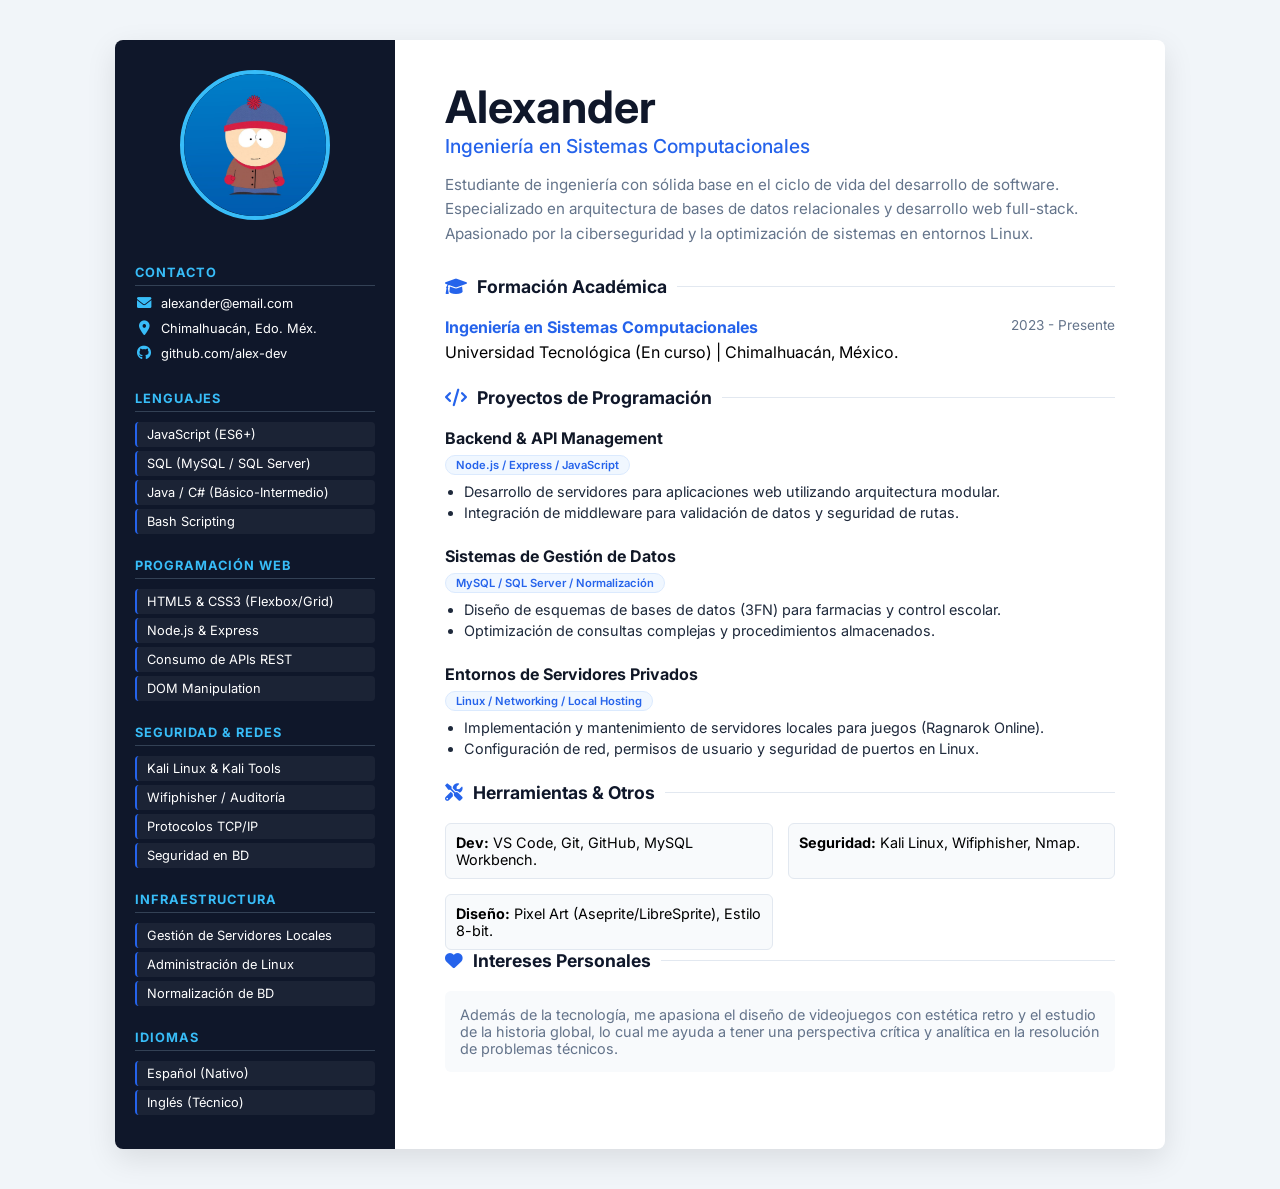
<file: CV JESUS BRIONES/PracticaPortafolioTuch2026_2/Alexander.html>
<!DOCTYPE html>
<html lang="es">
<head>
    <meta charset="UTF-8">
    <meta name="viewport" content="width=device-width, initial-scale=1.0">
    <title>CV - Alexander | Ingeniería en Sistemas</title>
    <link rel="stylesheet" href="estiloalex.css">
    <link rel="stylesheet" href="https://cdnjs.cloudflare.com/ajax/libs/font-awesome/6.0.0/css/all.min.css">
    <link href="https://fonts.googleapis.com/css2?family=Inter:wght@400;500;700;800&display=swap" rel="stylesheet">
</head>
<body>

    <div class="cv-container">
        <aside class="sidebar">
            <div class="profile-img-container">
                <img src="perfil.jpg" alt="Foto de Alexander" class="profile-pic">
            </div>
            
            <h2>Contacto</h2>
            <div class="contact-info">
                <p><i class="fas fa-envelope fa-fw"></i> alexander@email.com</p>
                <p><i class="fas fa-location-dot fa-fw"></i> Chimalhuacán, Edo. Méx.</p>
                <p><i class="fab fa-github fa-fw"></i> github.com/alex-dev</p>
            </div>

            <h2>Lenguajes</h2>
            <ul class="skills-list">
                <li>JavaScript (ES6+)</li>
                <li>SQL (MySQL / SQL Server)</li>
                <li>Java / C# (Básico-Intermedio)</li>
                <li>Bash Scripting</li>
            </ul>

            <h2>Programación Web</h2>
            <ul class="skills-list">
                <li>HTML5 & CSS3 (Flexbox/Grid)</li>
                <li>Node.js & Express</li>
                <li>Consumo de APIs REST</li>
                <li>DOM Manipulation</li>
            </ul>

            <h2>Seguridad & Redes</h2>
            <ul class="skills-list">
                <li>Kali Linux & Kali Tools</li>
                <li>Wifiphisher / Auditoría</li>
                <li>Protocolos TCP/IP</li>
                <li>Seguridad en BD</li>
            </ul>

            <h2>Infraestructura</h2>
            <ul class="skills-list">
                <li>Gestión de Servidores Locales</li>
                <li>Administración de Linux</li>
                <li>Normalización de BD</li>
            </ul>

            <h2>Idiomas</h2>
            <ul class="skills-list">
                <li>Español (Nativo)</li>
                <li>Inglés (Técnico)</li>
            </ul>
        </aside>

        <main class="main-content">
            <header>
                <h1>Alexander</h1>
                <h3>Ingeniería en Sistemas Computacionales</h3>
                <p class="profile-summary">Estudiante de ingeniería con sólida base en el ciclo de vida del desarrollo de software. Especializado en arquitectura de bases de datos relacionales y desarrollo web full-stack. Apasionado por la ciberseguridad y la optimización de sistemas en entornos Linux.</p>
            </header>

            <section>
                <h2 class="section-title"><i class="fas fa-graduation-cap"></i> Formación Académica</h2>
                <div class="item">
                    <div class="item-header">
                        <span class="bold text-primary">Ingeniería en Sistemas Computacionales</span>
                        <span class="date">2023 - Presente</span>
                    </div>
                    <p>Universidad Tecnológica (En curso) | Chimalhuacán, México.</p>
                </div>
            </section>

            <section>
                <h2 class="section-title"><i class="fas fa-code"></i> Proyectos de Programación</h2>
                
                <div class="item">
                    <div class="item-header">
                        <span class="bold">Backend & API Management</span>
                    </div>
                    <span class="tech-tag">Node.js / Express / JavaScript</span>
                    <ul class="bullet-points">
                        <li>Desarrollo de servidores para aplicaciones web utilizando arquitectura modular.</li>
                        <li>Integración de middleware para validación de datos y seguridad de rutas.</li>
                    </ul>
                </div>

                <div class="item">
                    <div class="item-header">
                        <span class="bold">Sistemas de Gestión de Datos</span>
                    </div>
                    <span class="tech-tag">MySQL / SQL Server / Normalización</span>
                    <ul class="bullet-points">
                        <li>Diseño de esquemas de bases de datos (3FN) para farmacias y control escolar.</li>
                        <li>Optimización de consultas complejas y procedimientos almacenados.</li>
                    </ul>
                </div>

                <div class="item">
                    <div class="item-header">
                        <span class="bold">Entornos de Servidores Privados</span>
                    </div>
                    <span class="tech-tag">Linux / Networking / Local Hosting</span>
                    <ul class="bullet-points">
                        <li>Implementación y mantenimiento de servidores locales para juegos (Ragnarok Online).</li>
                        <li>Configuración de red, permisos de usuario y seguridad de puertos en Linux.</li>
                    </ul>
                </div>
            </section>

            <section>
                <h2 class="section-title"><i class="fas fa-tools"></i> Herramientas & Otros</h2>
                <div class="tools-grid">
                    <div class="tool-item"><strong>Dev:</strong> VS Code, Git, GitHub, MySQL Workbench.</div>
                    <div class="tool-item"><strong>Seguridad:</strong> Kali Linux, Wifiphisher, Nmap.</div>
                    <div class="tool-item"><strong>Diseño:</strong> Pixel Art (Aseprite/LibreSprite), Estilo 8-bit.</div>
                </div>
            </section>

            <section>
                <h2 class="section-title"><i class="fas fa-heart"></i> Intereses Personales</h2>
                <div class="interests-container">
                    <p>Además de la tecnología, me apasiona el diseño de videojuegos con estética retro y el estudio de la historia global, lo cual me ayuda a tener una perspectiva crítica y analítica en la resolución de problemas técnicos.</p>
                </div>
            </section>
        </main>
    </div>

</body>
</html>
</file>
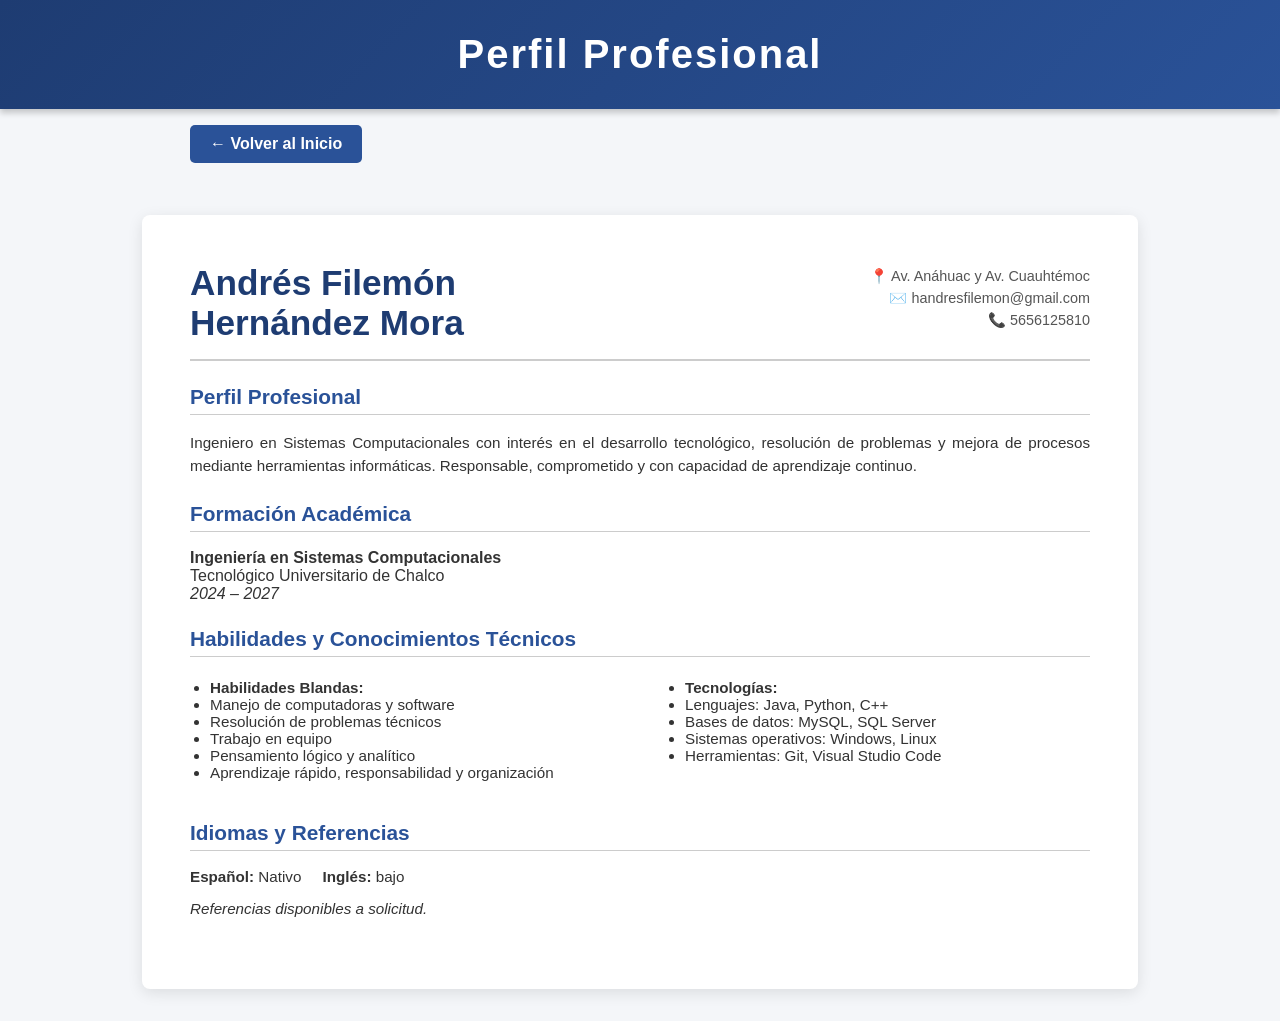
<file: CV JESUS BRIONES/PracticaPortafolioTuch2026_2/CV_Andres.html>
<!DOCTYPE html>
<html lang="es">
<head>
    <meta charset="UTF-8">
    <meta name="viewport" content="width=device-width, initial-scale=1.0">
    <title>C.V. Andrés Hernández</title>
    <link rel="stylesheet" href="style.css">
    <style>
        .cv-hoja { width: 80%; max-width: 900px; margin: 2rem auto; background: white; padding: 3rem; border-radius: 8px; box-shadow: 0 4px 15px rgba(0,0,0,0.1); }
        .cv-header { display: flex; justify-content: space-between; border-bottom: 2px solid #ccc; padding-bottom: 1rem; margin-bottom: 1.5rem; }
        .cv-header h1 { margin: 0; font-size: 2.2rem; color: #1e3c72; }
        .cv-datos-contacto p { margin: 5px 0; font-size: 0.9rem; color: #555; text-align: right; }
        .cv-seccion { margin-bottom: 1.5rem; }
        .cv-seccion h2 { font-size: 1.3rem; border-bottom: 1px solid #ccc; padding-bottom: 5px; color: #2a5298; }
        .cv-listas { display: flex; justify-content: space-between; flex-wrap: wrap; }
        .cv-listas ul { width: 45%; padding-left: 20px; font-size: 0.95rem; margin-top: 5px; }
        .btn-volver { display: inline-block; background: #2a5298; color: white; padding: 10px 20px; border-radius: 5px; text-decoration: none; font-weight: bold; margin-bottom: 20px; }
        .btn-volver:hover { background: #1e3c72; text-decoration: none; }
    </style>
</head>
<body>
    <header>
        <h1>Perfil Profesional</h1>
    </header>

    <main>
        <div style="width: 80%; max-width: 900px; margin: 1rem auto;">
            <a href="index.html" class="btn-volver">← Volver al Inicio</a>
        </div>

        <section class="cv-hoja">
            <div class="cv-header">
                <div>
                    <h1>Andrés Filemón<br>Hernández Mora</h1>
                </div>
                <div class="cv-datos-contacto">
                    <p>📍 Av. Anáhuac y Av. Cuauhtémoc</p>
                    <p>✉️ handresfilemon@gmail.com</p>
                    <p>📞 5656125810</p>
                </div>
            </div>

            <div class="cv-seccion">
                <h2>Perfil Profesional</h2>
                <p style="text-align: justify; font-size: 0.95rem; line-height: 1.5;">Ingeniero en Sistemas Computacionales con interés en el desarrollo tecnológico, resolución de problemas y mejora de procesos mediante herramientas informáticas. Responsable, comprometido y con capacidad de aprendizaje continuo.</p>
            </div>

            <div class="cv-seccion">
                <h2>Formación Académica</h2>
                <p><strong>Ingeniería en Sistemas Computacionales</strong><br>
                Tecnológico Universitario de Chalco<br>
                <em>2024 – 2027</em></p>
            </div>

            <div class="cv-seccion">
                <h2>Habilidades y Conocimientos Técnicos</h2>
                <div class="cv-listas">
                    <ul>
                        <li><strong>Habilidades Blandas:</strong></li>
                        <li>Manejo de computadoras y software</li>
                        <li>Resolución de problemas técnicos</li>
                        <li>Trabajo en equipo</li>
                        <li>Pensamiento lógico y analítico</li>
                        <li>Aprendizaje rápido, responsabilidad y organización</li>
                    </ul>
                    <ul>
                        <li><strong>Tecnologías:</strong></li>
                        <li>Lenguajes: Java, Python, C++</li>
                        <li>Bases de datos: MySQL, SQL Server</li>
                        <li>Sistemas operativos: Windows, Linux</li>
                        <li>Herramientas: Git, Visual Studio Code</li>
                    </ul>
                </div>
            </div>

            

            <div class="cv-seccion">
                <h2>Idiomas y Referencias</h2>
                <p style="font-size: 0.95rem;"><strong>Español:</strong> Nativo &nbsp;&nbsp;&nbsp; <strong>Inglés:</strong> bajo</p>
                <p style="font-size: 0.95rem; margin-top: 10px;"><em>Referencias disponibles a solicitud.</em></p>
            </div>
        </section>
    </main>
</body>
</html>
</file>
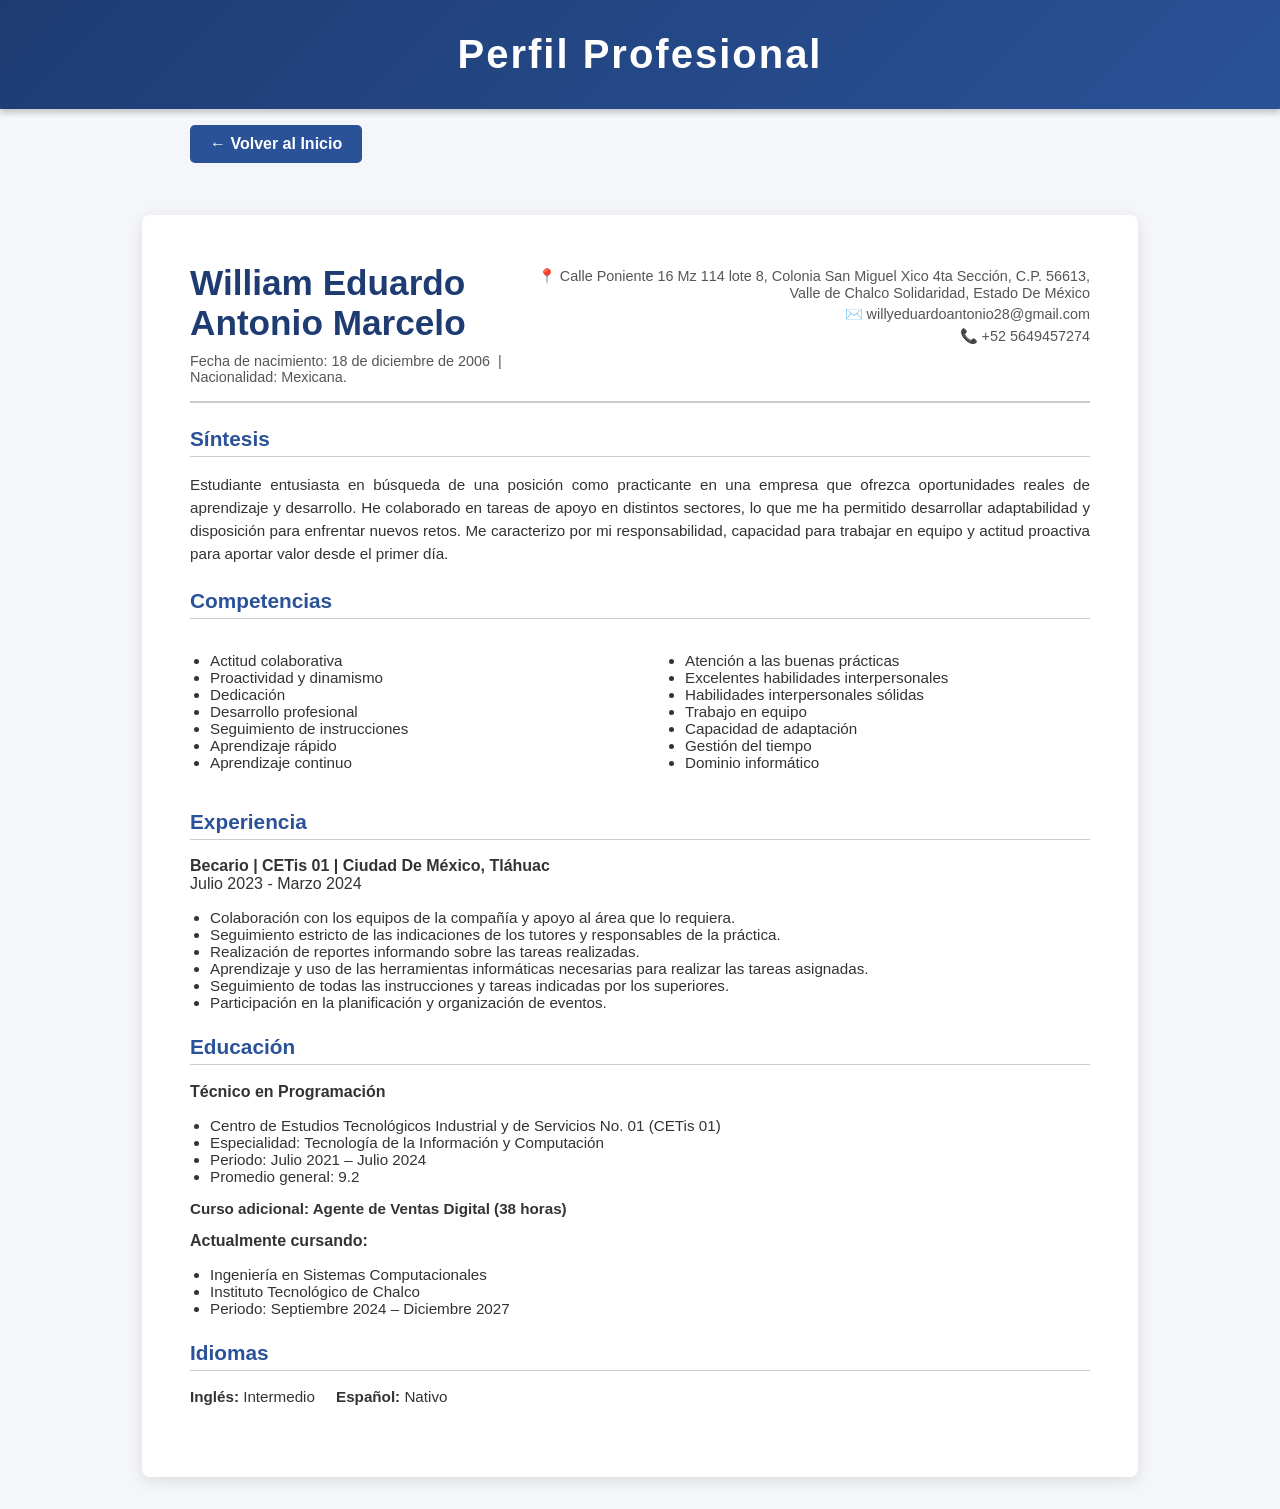
<file: CV JESUS BRIONES/PracticaPortafolioTuch2026_2/CV_willy.html>
<!DOCTYPE html>
<html lang="es">
<head>
    <meta charset="UTF-8">
    <meta name="viewport" content="width=device-width, initial-scale=1.0">
    <title>C.V. William Eduardo</title>
    <link rel="stylesheet" href="style.css">
    <style>
        .cv-hoja {
            width: 80%;
            max-width: 900px;
            margin: 2rem auto;
            background: white;
            padding: 3rem;
            border-radius: 8px;
            box-shadow: 0 4px 15px rgba(0,0,0,0.1);
        }
        .cv-header {
            display: flex;
            justify-content: space-between;
            border-bottom: 2px solid #ccc;
            padding-bottom: 1rem;
            margin-bottom: 1.5rem;
        }
        .cv-header h1 { margin: 0; font-size: 2.2rem; color: #1e3c72; }
        .cv-datos-contacto p { margin: 5px 0; font-size: 0.9rem; color: #555; text-align: right; }
        .cv-datos-personales { font-size: 0.9rem; margin-top: 10px; color: #555; }
        .cv-seccion { margin-bottom: 1.5rem; }
        .cv-seccion h2 { font-size: 1.3rem; border-bottom: 1px solid #ccc; padding-bottom: 5px; color: #2a5298; }
        .cv-competencias { display: flex; justify-content: space-between; }
        .cv-competencias ul { width: 45%; padding-left: 20px; font-size: 0.95rem; }
        .btn-volver { display: inline-block; background: #2a5298; color: white; padding: 10px 20px; border-radius: 5px; text-decoration: none; font-weight: bold; margin-bottom: 20px; }
        .btn-volver:hover { background: #1e3c72; text-decoration: none; }
    </style>
</head>
<body>
    <header>
        <h1>Perfil Profesional</h1>
    </header>

    <main>
        <div style="width: 80%; max-width: 900px; margin: 1rem auto;">
            <a href="index.html" class="btn-volver">← Volver al Inicio</a>
        </div>

        <section class="cv-hoja">
            <div class="cv-header">
                <div>
                    <h1>William Eduardo<br>Antonio Marcelo</h1>
                    <div class="cv-datos-personales">
                        <span>Fecha de nacimiento: 18 de diciembre de 2006</span> &nbsp;|&nbsp; <span>Nacionalidad: Mexicana.</span>
                    </div>
                </div>
                <div class="cv-datos-contacto">
                    <p>📍 Calle Poniente 16 Mz 114 lote 8, Colonia San Miguel Xico 4ta Sección, C.P. 56613, Valle de Chalco Solidaridad, Estado De México</p>
                    <p>✉️ willyeduardoantonio28@gmail.com</p>
                    <p>📞 +52 5649457274</p>
                </div>
            </div>

            <div class="cv-seccion">
                <h2>Síntesis</h2>
                <p style="text-align: justify; font-size: 0.95rem; line-height: 1.5;">Estudiante entusiasta en búsqueda de una posición como practicante en una empresa que ofrezca oportunidades reales de aprendizaje y desarrollo. He colaborado en tareas de apoyo en distintos sectores, lo que me ha permitido desarrollar adaptabilidad y disposición para enfrentar nuevos retos. Me caracterizo por mi responsabilidad, capacidad para trabajar en equipo y actitud proactiva para aportar valor desde el primer día.</p>
            </div>

            <div class="cv-seccion">
                <h2>Competencias</h2>
                <div class="cv-competencias">
                    <ul>
                        <li>Actitud colaborativa</li>
                        <li>Proactividad y dinamismo</li>
                        <li>Dedicación</li>
                        <li>Desarrollo profesional</li>
                        <li>Seguimiento de instrucciones</li>
                        <li>Aprendizaje rápido</li>
                        <li>Aprendizaje continuo</li>
                    </ul>
                    <ul>
                        <li>Atención a las buenas prácticas</li>
                        <li>Excelentes habilidades interpersonales</li>
                        <li>Habilidades interpersonales sólidas</li>
                        <li>Trabajo en equipo</li>
                        <li>Capacidad de adaptación</li>
                        <li>Gestión del tiempo</li>
                        <li>Dominio informático</li>
                    </ul>
                </div>
            </div>

            <div class="cv-seccion">
                <h2>Experiencia</h2>
                <p><strong>Becario | CETis 01 | Ciudad De México, Tláhuac</strong><br>Julio 2023 - Marzo 2024</p>
                <ul style="font-size: 0.95rem; padding-left: 20px;">
                    <li>Colaboración con los equipos de la compañía y apoyo al área que lo requiera.</li>
                    <li>Seguimiento estricto de las indicaciones de los tutores y responsables de la práctica.</li>
                    <li>Realización de reportes informando sobre las tareas realizadas.</li>
                    <li>Aprendizaje y uso de las herramientas informáticas necesarias para realizar las tareas asignadas.</li>
                    <li>Seguimiento de todas las instrucciones y tareas indicadas por los superiores.</li>
                    <li>Participación en la planificación y organización de eventos.</li>
                </ul>
            </div>

            <div class="cv-seccion">
                <h2>Educación</h2>
                <p><strong>Técnico en Programación</strong></p>
                <ul style="font-size: 0.95rem; padding-left: 20px;">
                    <li>Centro de Estudios Tecnológicos Industrial y de Servicios No. 01 (CETis 01)</li>
                    <li>Especialidad: Tecnología de la Información y Computación</li>
                    <li>Periodo: Julio 2021 – Julio 2024</li>
                    <li>Promedio general: 9.2</li>
                </ul>
                <p style="font-size: 0.95rem;"><strong>Curso adicional: Agente de Ventas Digital (38 horas)</strong></p>
                <p style="margin-top: 15px;"><strong>Actualmente cursando:</strong></p>
                <ul style="font-size: 0.95rem; padding-left: 20px;">
                    <li>Ingeniería en Sistemas Computacionales</li>
                    <li>Instituto Tecnológico de Chalco</li>
                    <li>Periodo: Septiembre 2024 – Diciembre 2027</li>
                </ul>
            </div>

            <div class="cv-seccion">
                <h2>Idiomas</h2>
                <p style="font-size: 0.95rem;"><strong>Inglés:</strong> Intermedio &nbsp;&nbsp;&nbsp; <strong>Español:</strong> Nativo</p>
            </div>
        </section>
    </main>
</body>
</html>
</file>
<file: style.css>
:root {
    --bg-color: #0d1117;
    --card-bg: #161b22;
    --text-color: #c9d1d9;
    --accent-color: #238636; /* Verde tipo terminal */
}

body {
    font-family: 'Segoe UI', Tahoma, Geneva, Verdana, sans-serif;
    background-color: var(--bg-color);
    color: var(--text-color);
    display: flex;
    justify-content: center;
    padding: 20px;
}

.cv-container {
    display: grid;
    grid-template-columns: 300px 1fr;
    max-width: 1000px;
    background: var(--card-bg);
    border-radius: 10px;
    overflow: hidden;
    box-shadow: 0 10px 30px rgba(0,0,0,0.5);
}

.sidebar {
    background-color: #0a0d12;
    padding: 30px;
    border-right: 2px solid var(--accent-color);
}

.main-content {
    padding: 40px;
}

h2 {
    color: var(--accent-color);
    border-bottom: 1px solid #30363d;
    padding-bottom: 10px;
}

.project-card {
    background: #0d1117;
    padding: 15px;
    border-left: 4px solid var(--accent-color);
    margin: 10px 0;
}

#mode-toggle {
    margin-top: 20px;
    padding: 10px 20px;
    background: var(--accent-color);
    border: none;
    color: white;
    cursor: pointer;
    border-radius: 5px;
}

.terminal-window {
    background: #000;
    color: #0f0; /* Verde Matrix */
    font-family: 'Courier New', Courier, monospace;
    padding: 15px;
    border-radius: 5px;
    border: 1px solid #333;
    height: 200px;
    overflow-y: auto;
}

#terminal-output {
    margin-bottom: 10px;
    white-space: pre-wrap;
}

.terminal-input-line {
    display: flex;
    gap: 10px;
}

#terminal-input {
    background: transparent;
    border: none;
    color: #0f0;
    outline: none;
    width: 100%;
    font-family: inherit;
}

.user-cmd {
    color: #fff;
    font-weight: bold;
}

.prompt {
    color: #888;
}
</file>
<file: CV JESUS BRIONES/PracticaPortafolioTuch2026_2/style.css>
/* Estilos generales */
body {
    font-family: 'Segoe UI', Tahoma, Geneva, Verdana, sans-serif;
    margin: 0;
    background: #f4f6f9;
    color: #333;
}

/* Header */
header {
    background: linear-gradient(135deg, #1e3c72, #2a5298);
    color: white;
    text-align: center;
    padding: 2rem 0;
    box-shadow: 0 4px 6px rgba(0,0,0,0.2);
}

header h1 {
    margin: 0;
    font-size: 2.5rem;
    letter-spacing: 2px;
}

/* Tabla */
.tabla-portafolio {
    width: 80%;
    margin: 2rem auto;
    background: white;
    padding: 1.5rem;
    border-radius: 10px;
    box-shadow: 0 6px 12px rgba(0,0,0,0.1);
}

table {
    width: 100%;
    border-collapse: collapse;
    font-size: 1.1rem;
}

thead {
    background: #2a5298;
    color: white;
}

th, td {
    padding: 1rem;
    text-align: left;
    border-bottom: 1px solid #ddd;
}

tr:hover {
    background: #f0f4ff;
}

a {
    color: #2a5298;
    text-decoration: none;
    font-weight: bold;
}

a:hover {
    text-decoration: underline;
}

/* Footer */
footer {
    text-align: center;
    padding: 1rem;
    background: #1e3c72;
    color: white;
    margin-top: 2rem;
}
</file>
<file: estiloalex.css>
:root {
    --primary: #2563eb;
    --dark: #0f172a;
    --text: #1e293b;
    --light-text: #64748b;
    --accent: #38bdf8;
    --border: #e2e8f0;
}

* { box-sizing: border-box; margin: 0; padding: 0; }

body {
    font-family: 'Inter', sans-serif;
    background-color: #f1f5f9;
    display: flex;
    justify-content: center;
    padding: 40px 20px;
}

.cv-container {
    background: white;
    width: 100%;
    max-width: 1050px;
    display: grid;
    grid-template-columns: 280px 1fr;
    box-shadow: 0 10px 30px rgba(0,0,0,0.1);
    border-radius: 8px;
    overflow: hidden;
}

/* SIDEBAR */
.sidebar {
    background-color: var(--dark);
    color: white;
    padding: 30px 20px;
    display: flex;
    flex-direction: column;
}

.profile-img-container {
    width: 150px;
    height: 150px;
    margin: 0 auto 25px;
    border-radius: 50%;
    border: 4px solid var(--accent);
    overflow: hidden;
    background: #1e293b;
}

.profile-pic {
    width: 100%;
    height: 100%;
    object-fit: cover;
}

.sidebar h2 {
    font-size: 0.8rem;
    color: var(--accent);
    margin: 20px 0 10px;
    border-bottom: 1px solid #334155;
    padding-bottom: 5px;
    text-transform: uppercase;
    letter-spacing: 1px;
}

.contact-info p { font-size: 0.8rem; margin-bottom: 10px; display: flex; align-items: center; gap: 8px; }
.fa-fw { color: var(--accent); font-size: 0.9rem; }

.skills-list { list-style: none; font-size: 0.8rem; }
.skills-list li { 
    background: rgba(255,255,255,0.05); 
    padding: 5px 10px; 
    margin-bottom: 4px; 
    border-radius: 4px;
    border-left: 2px solid var(--primary);
}

/* MAIN CONTENT */
.main-content { padding: 40px 50px; }

header h1 { font-size: 2.8rem; color: var(--dark); }
header h3 { color: var(--primary); font-size: 1.2rem; margin-bottom: 15px; font-weight: 500; }
.profile-summary { color: var(--light-text); font-size: 0.95rem; margin-bottom: 30px; line-height: 1.6; }

.section-title {
    font-size: 1.1rem;
    color: var(--dark);
    margin-bottom: 20px;
    display: flex;
    align-items: center;
    gap: 10px;
}

.section-title::after { content: ""; height: 1px; background: var(--border); flex-grow: 1; }
.section-title i { color: var(--primary); }

.item { margin-bottom: 25px; }
.item-header { display: flex; justify-content: space-between; margin-bottom: 5px; }
.bold { font-weight: 700; color: #111827; }
.text-primary { color: var(--primary); }
.date { font-size: 0.85rem; color: var(--light-text); }

.tech-tag {
    display: inline-block;
    font-size: 0.7rem;
    background: #f0f7ff;
    color: var(--primary);
    padding: 2px 10px;
    border-radius: 10px;
    font-weight: 600;
    margin-bottom: 8px;
    border: 1px solid #dbeafe;
}

.bullet-points { margin-left: 1.2rem; font-size: 0.9rem; color: var(--text); }
.bullet-points li { margin-bottom: 4px; }

.tools-grid {
    display: grid;
    grid-template-columns: 1fr 1fr;
    gap: 15px;
    font-size: 0.9rem;
}

.tool-item {
    background: #f8fafc;
    padding: 10px;
    border-radius: 6px;
    border: 1px solid var(--border);
}

.interests-container {
    background: #f8fafc;
    padding: 15px;
    border-radius: 6px;
    font-size: 0.9rem;
    color: var(--light-text);
}

@media (max-width: 850px) {
    .cv-container { grid-template-columns: 1fr; }
    .sidebar { align-items: center; text-align: center; }
    .contact-info p { justify-content: center; }
    .tools-grid { grid-template-columns: 1fr; }
}
</file>
<file: jonathan.css>
* {
    margin: 0;
    padding: 0;
    box-sizing: border-box;
    font-family: Arial, sans-serif;
}

body {
    background: linear-gradient(135deg, #1e3c72, #2a5298);
    padding: 30px;
}

.cv-container {
    max-width: 1000px;
    margin: auto;
    display: flex;
    background: white;
    border-radius: 20px;
    overflow: hidden;
    box-shadow: 0 10px 30px rgba(0,0,0,0.2);
}

.sidebar {
    width: 35%;
    background: #0f172a;
    color: white;
    padding: 30px;
    text-align: center;
}

.profile-img {
    width: 150px;
    border-radius: 50%;
    margin-bottom: 20px;
    border: 4px solid #38bdf8;
}

.sidebar h1 {
    font-size: 24px;
    margin-bottom: 10px;
}

.career {
    color: #38bdf8;
    margin-bottom: 20px;
}

.sidebar section {
    margin-top: 30px;
    text-align: left;
}

.sidebar h2 {
    color: #38bdf8;
    margin-bottom: 10px;
    border-bottom: 2px solid #38bdf8;
    padding-bottom: 5px;
}

.sidebar ul {
    list-style: none;
}

.sidebar ul li {
    margin: 8px 0;
}

.content {
    width: 65%;
    padding: 40px;
}

.content section {
    margin-bottom: 30px;
}

.content h2 {
    color: #1e3c72;
    margin-bottom: 10px;
    border-bottom: 2px solid #1e3c72;
    padding-bottom: 5px;
}

.content p {
    line-height: 1.6;
    color: #333;
}
</file>
<file: CV JESUS BRIONES/PracticaPortafolioTuch2026_2/estiloalex.css>
:root {
    --primary: #2563eb;
    --dark: #0f172a;
    --text: #1e293b;
    --light-text: #64748b;
    --accent: #38bdf8;
    --border: #e2e8f0;
}

* { box-sizing: border-box; margin: 0; padding: 0; }

body {
    font-family: 'Inter', sans-serif;
    background-color: #f1f5f9;
    display: flex;
    justify-content: center;
    padding: 40px 20px;
}

.cv-container {
    background: white;
    width: 100%;
    max-width: 1050px;
    display: grid;
    grid-template-columns: 280px 1fr;
    box-shadow: 0 10px 30px rgba(0,0,0,0.1);
    border-radius: 8px;
    overflow: hidden;
}

/* SIDEBAR */
.sidebar {
    background-color: var(--dark);
    color: white;
    padding: 30px 20px;
    display: flex;
    flex-direction: column;
}

.profile-img-container {
    width: 150px;
    height: 150px;
    margin: 0 auto 25px;
    border-radius: 50%;
    border: 4px solid var(--accent);
    overflow: hidden;
    background: #1e293b;
}

.profile-pic {
    width: 100%;
    height: 100%;
    object-fit: cover;
}

.sidebar h2 {
    font-size: 0.8rem;
    color: var(--accent);
    margin: 20px 0 10px;
    border-bottom: 1px solid #334155;
    padding-bottom: 5px;
    text-transform: uppercase;
    letter-spacing: 1px;
}

.contact-info p { font-size: 0.8rem; margin-bottom: 10px; display: flex; align-items: center; gap: 8px; }
.fa-fw { color: var(--accent); font-size: 0.9rem; }

.skills-list { list-style: none; font-size: 0.8rem; }
.skills-list li { 
    background: rgba(255,255,255,0.05); 
    padding: 5px 10px; 
    margin-bottom: 4px; 
    border-radius: 4px;
    border-left: 2px solid var(--primary);
}

/* MAIN CONTENT */
.main-content { padding: 40px 50px; }

header h1 { font-size: 2.8rem; color: var(--dark); }
header h3 { color: var(--primary); font-size: 1.2rem; margin-bottom: 15px; font-weight: 500; }
.profile-summary { color: var(--light-text); font-size: 0.95rem; margin-bottom: 30px; line-height: 1.6; }

.section-title {
    font-size: 1.1rem;
    color: var(--dark);
    margin-bottom: 20px;
    display: flex;
    align-items: center;
    gap: 10px;
}

.section-title::after { content: ""; height: 1px; background: var(--border); flex-grow: 1; }
.section-title i { color: var(--primary); }

.item { margin-bottom: 25px; }
.item-header { display: flex; justify-content: space-between; margin-bottom: 5px; }
.bold { font-weight: 700; color: #111827; }
.text-primary { color: var(--primary); }
.date { font-size: 0.85rem; color: var(--light-text); }

.tech-tag {
    display: inline-block;
    font-size: 0.7rem;
    background: #f0f7ff;
    color: var(--primary);
    padding: 2px 10px;
    border-radius: 10px;
    font-weight: 600;
    margin-bottom: 8px;
    border: 1px solid #dbeafe;
}

.bullet-points { margin-left: 1.2rem; font-size: 0.9rem; color: var(--text); }
.bullet-points li { margin-bottom: 4px; }

.tools-grid {
    display: grid;
    grid-template-columns: 1fr 1fr;
    gap: 15px;
    font-size: 0.9rem;
}

.tool-item {
    background: #f8fafc;
    padding: 10px;
    border-radius: 6px;
    border: 1px solid var(--border);
}

.interests-container {
    background: #f8fafc;
    padding: 15px;
    border-radius: 6px;
    font-size: 0.9rem;
    color: var(--light-text);
}

@media (max-width: 850px) {
    .cv-container { grid-template-columns: 1fr; }
    .sidebar { align-items: center; text-align: center; }
    .contact-info p { justify-content: center; }
    .tools-grid { grid-template-columns: 1fr; }
}
</file>
